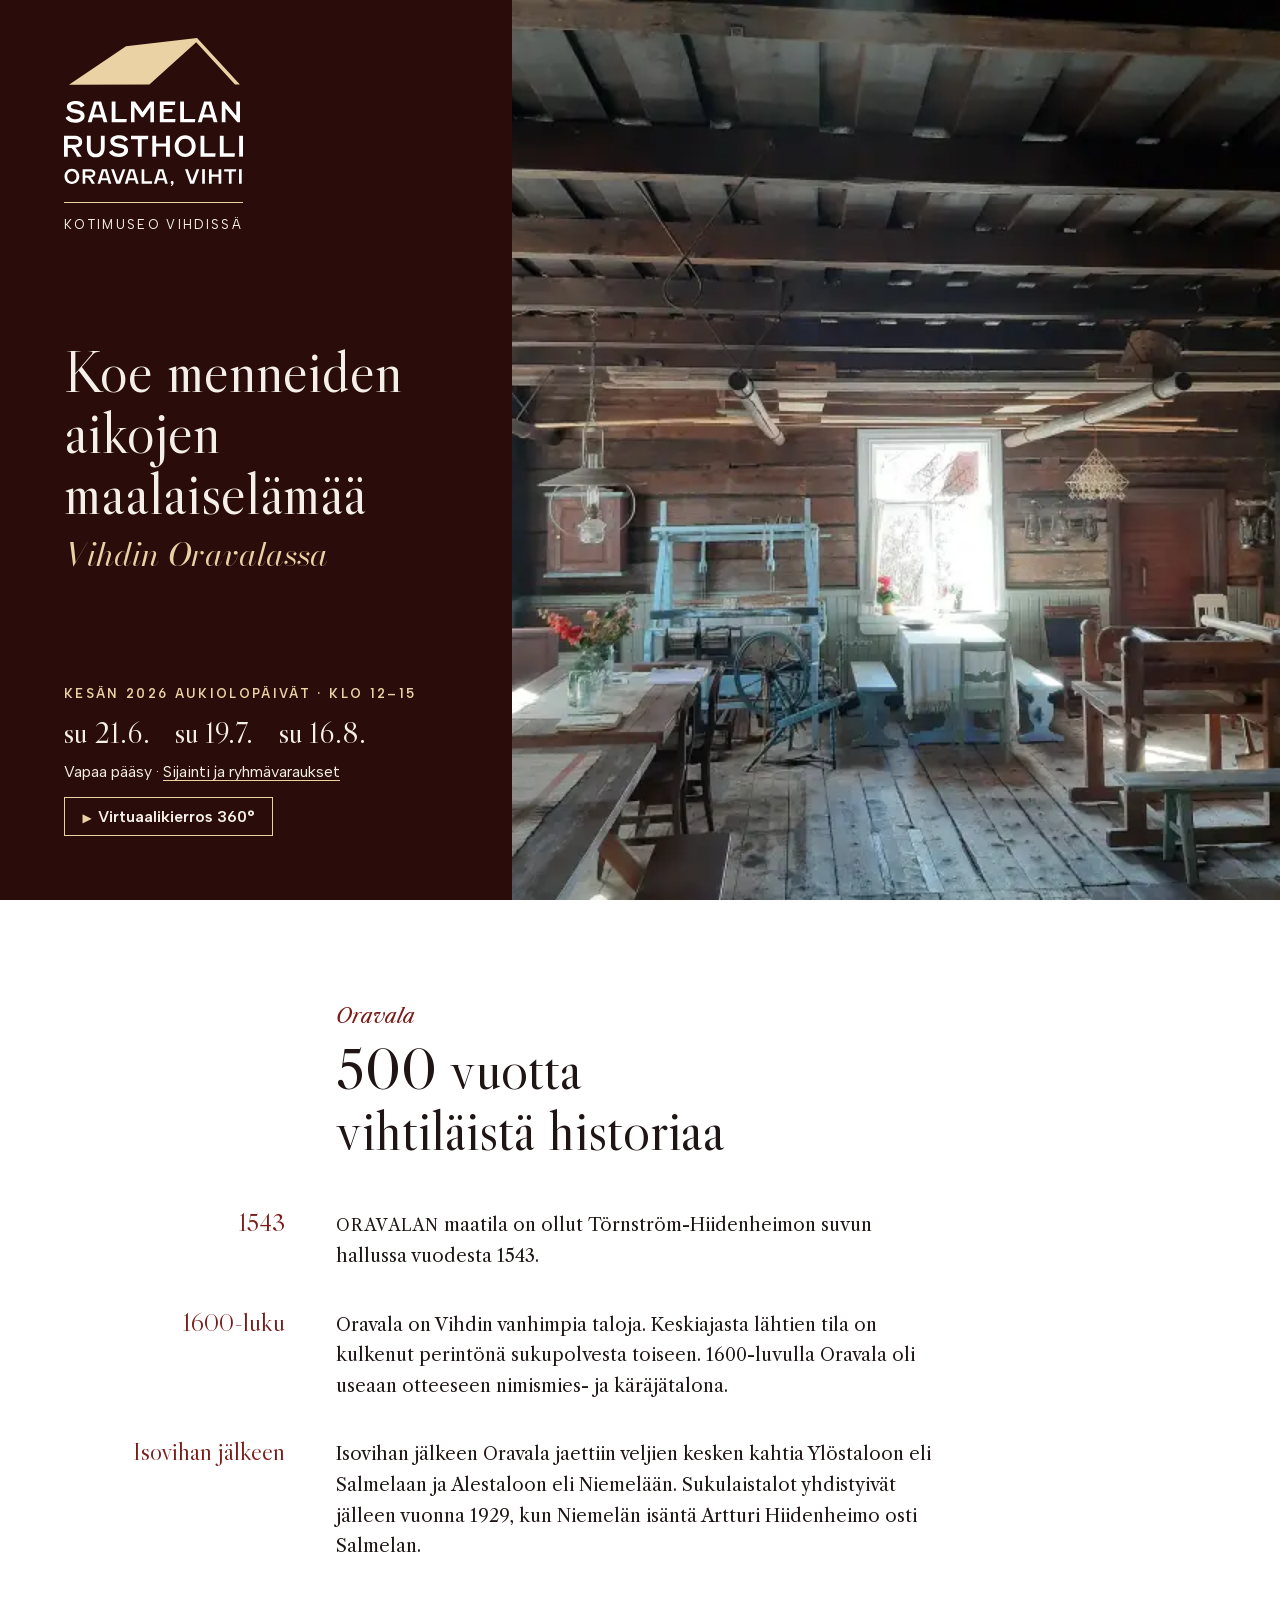
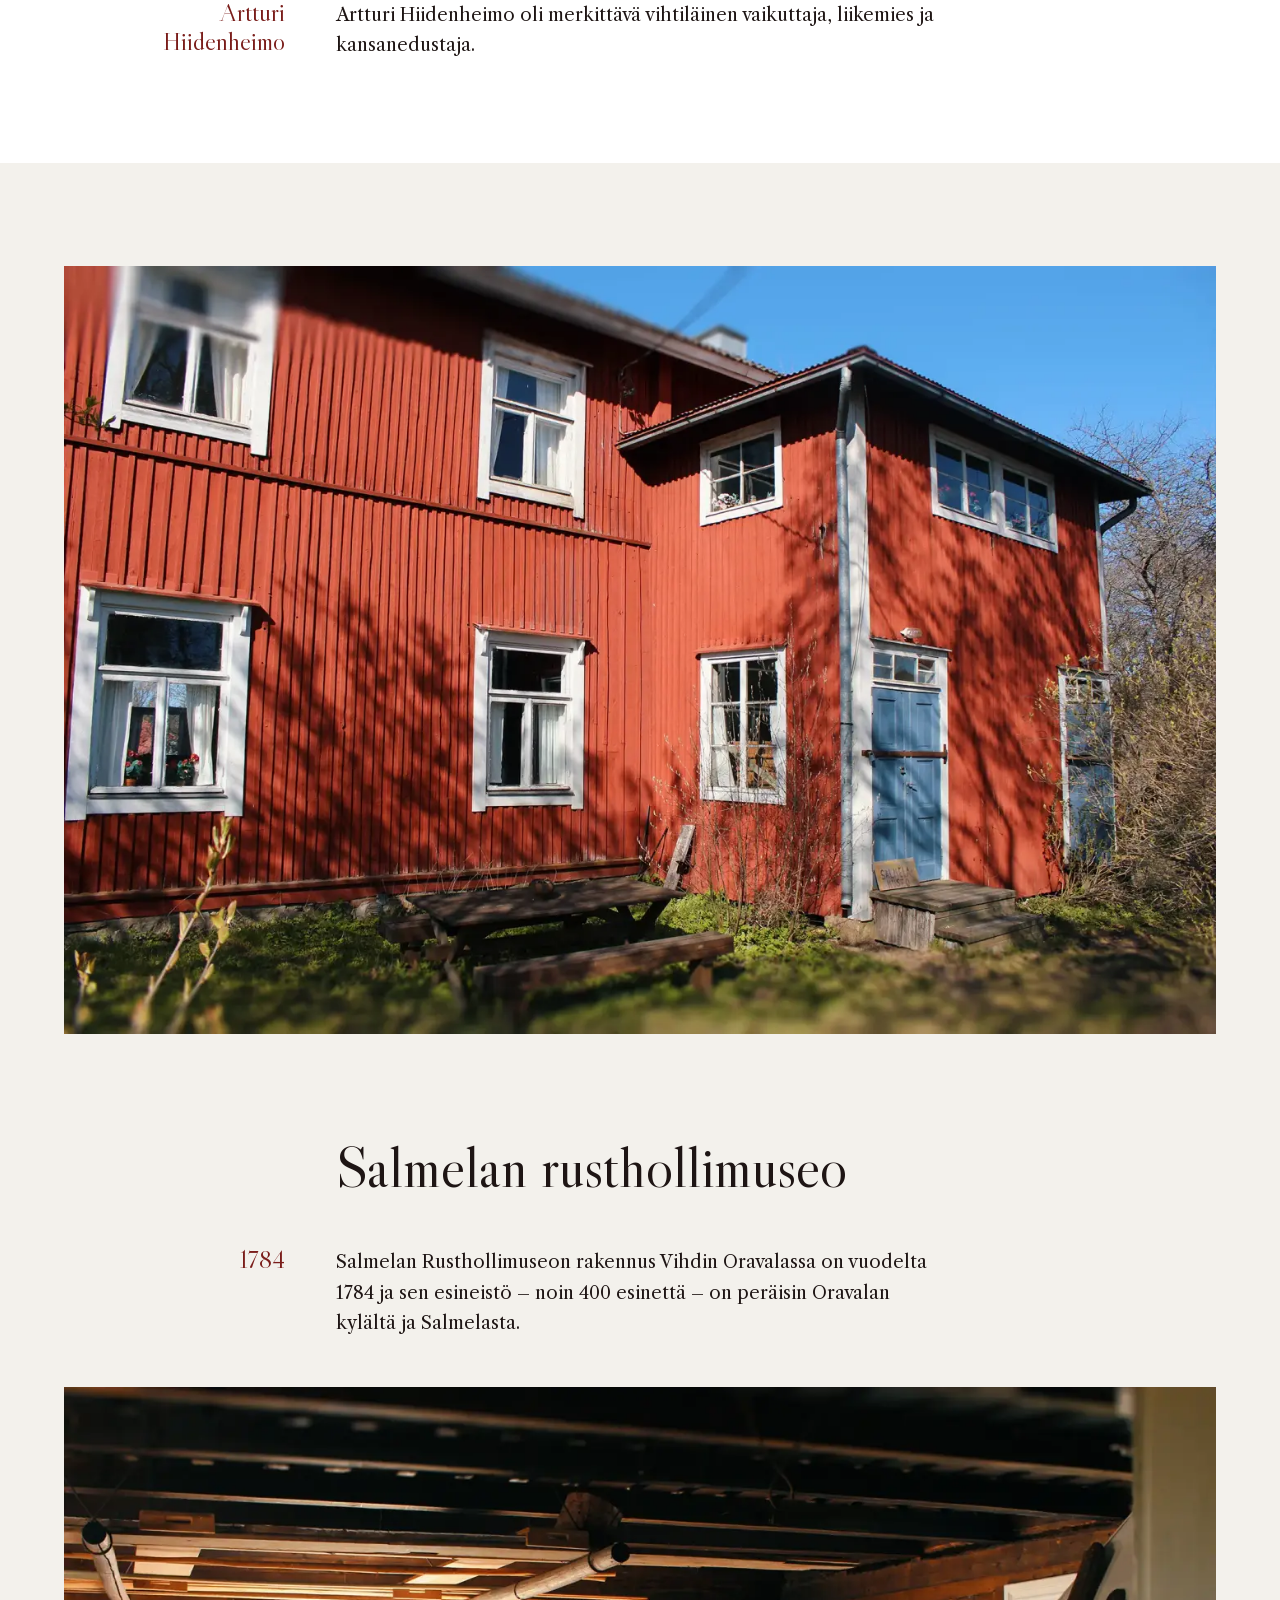
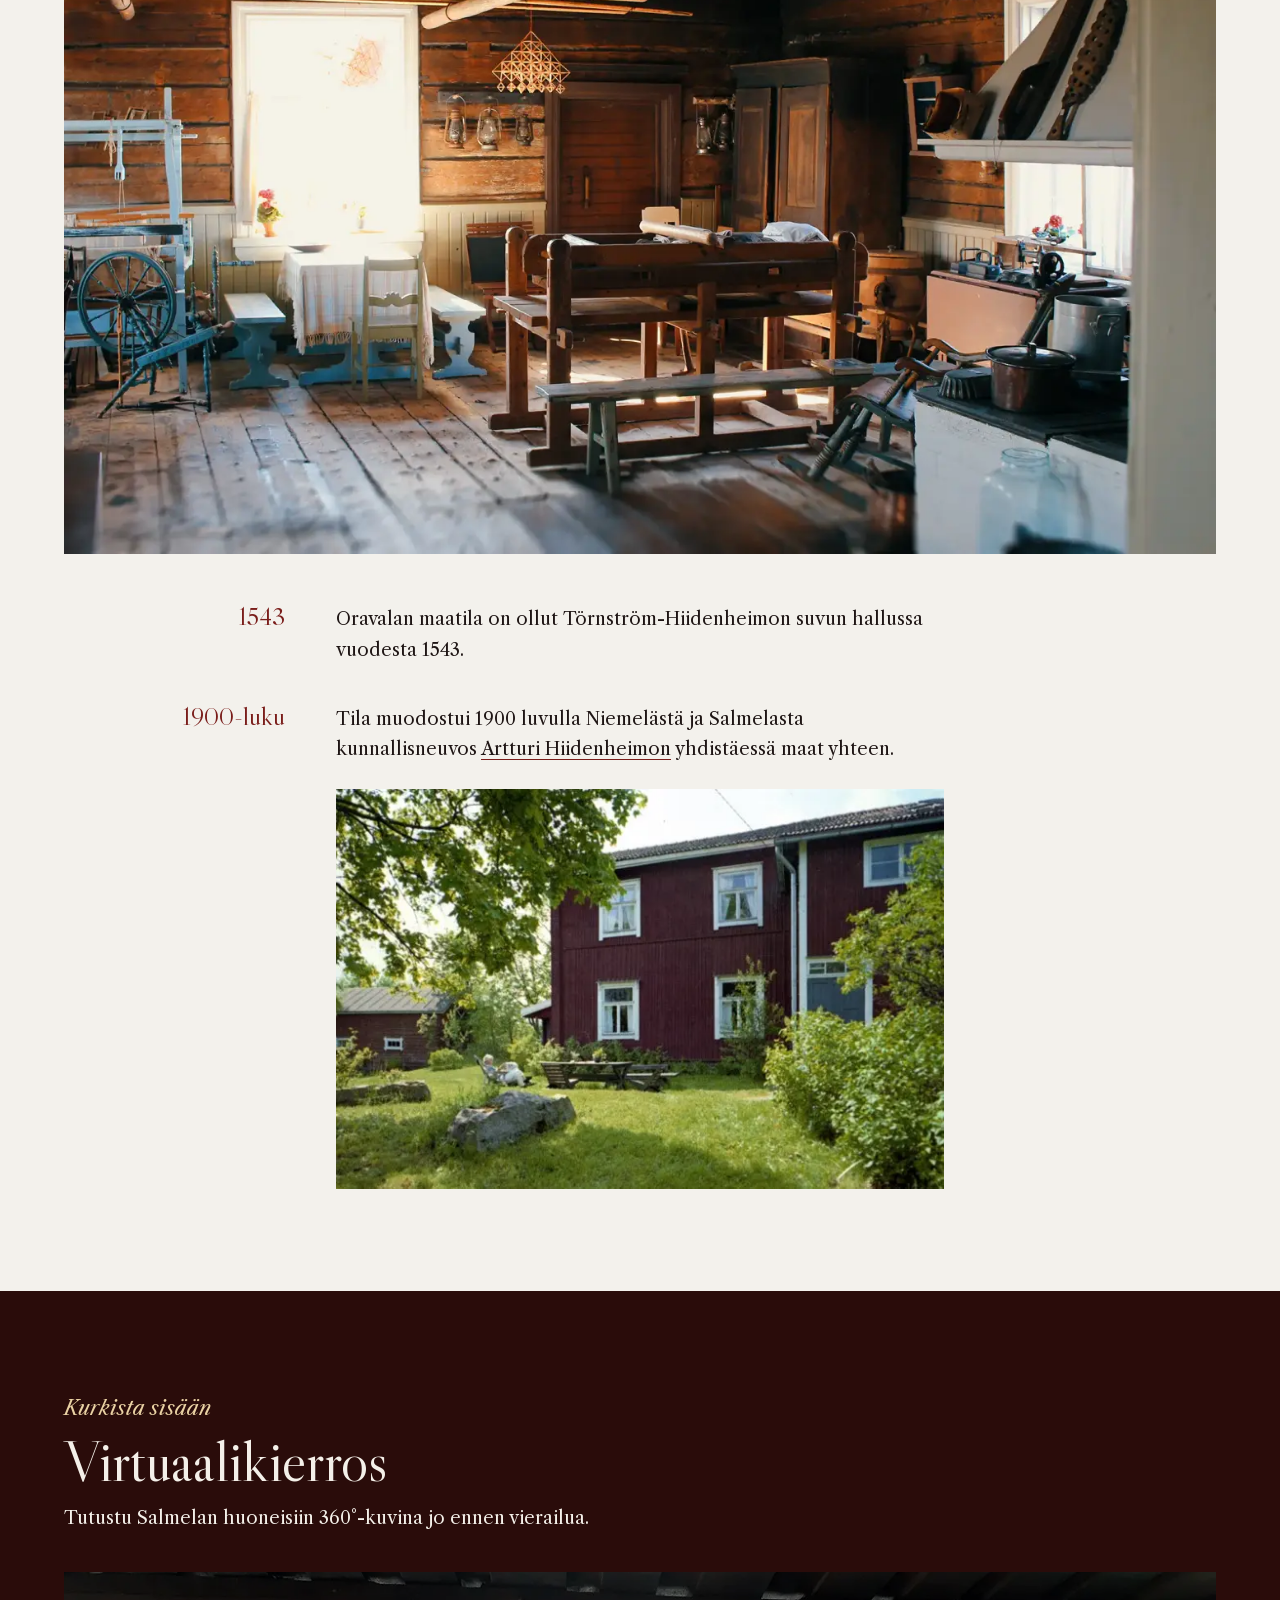
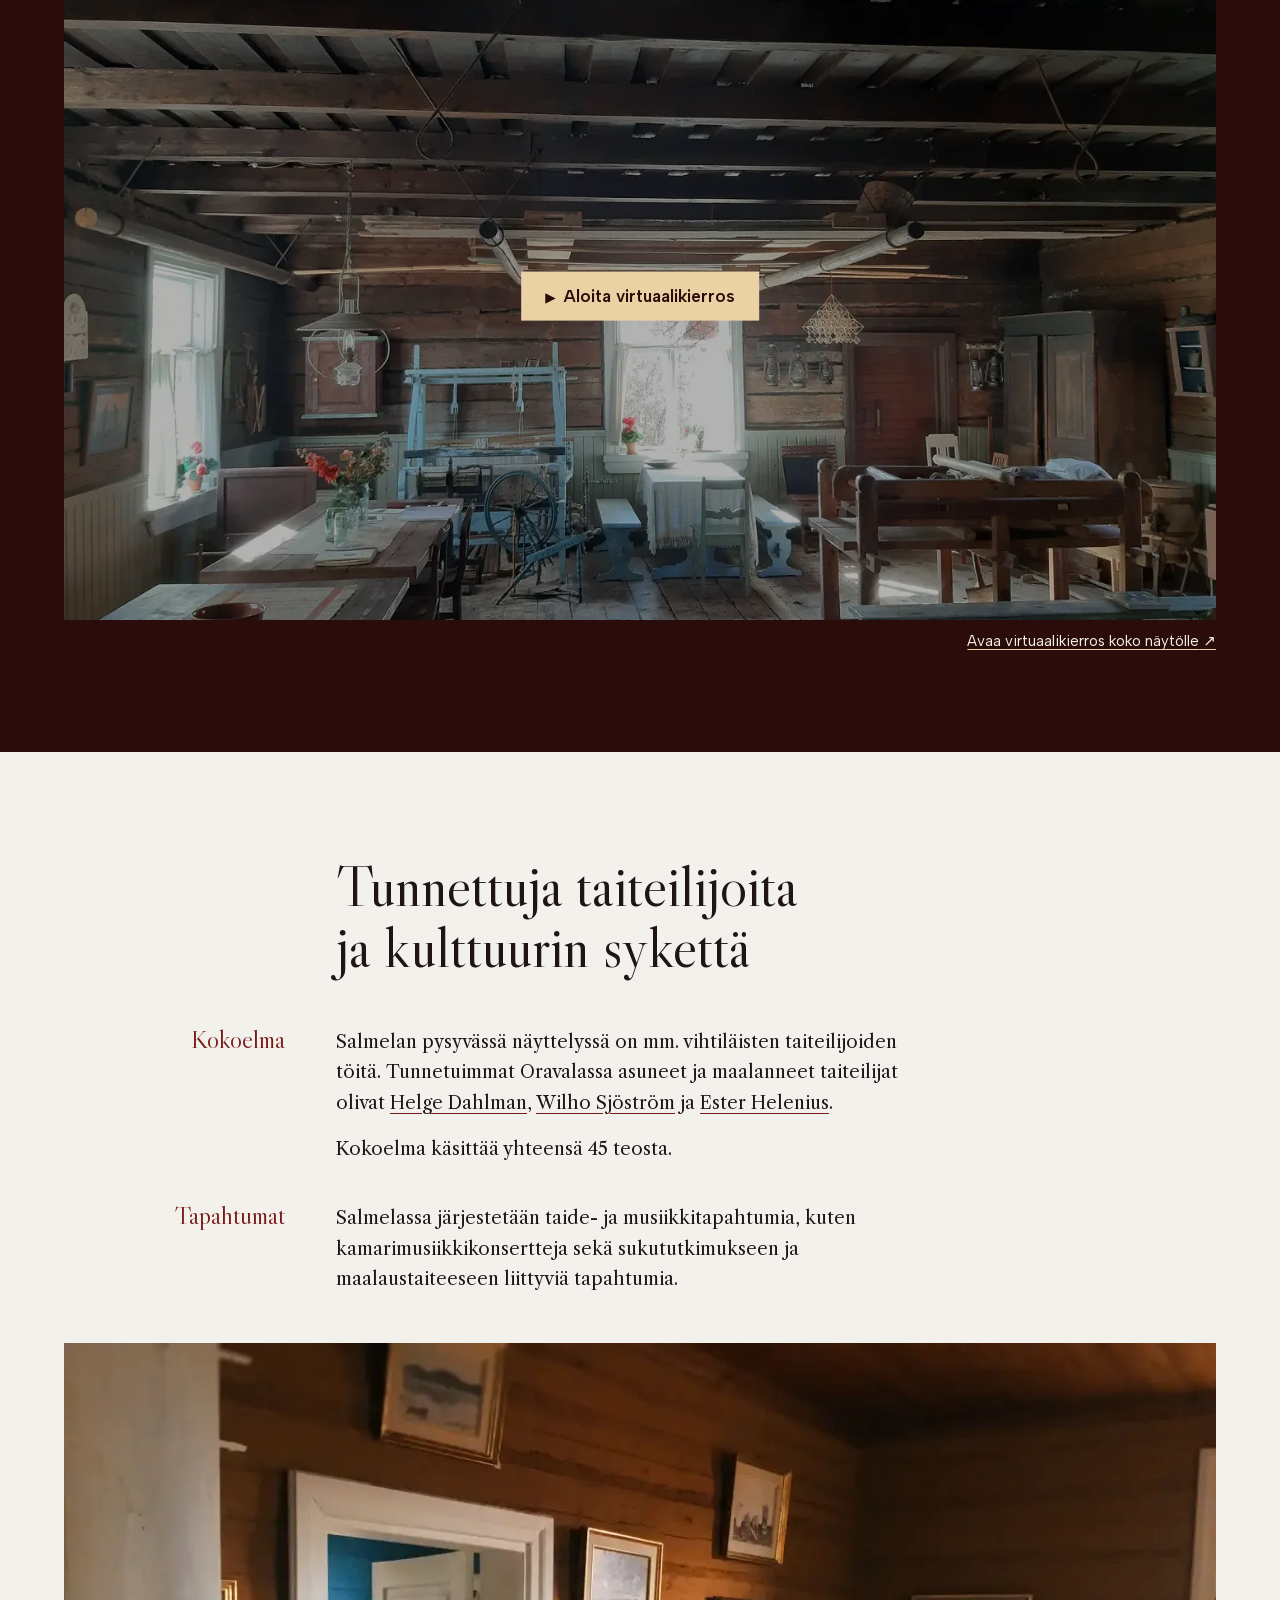
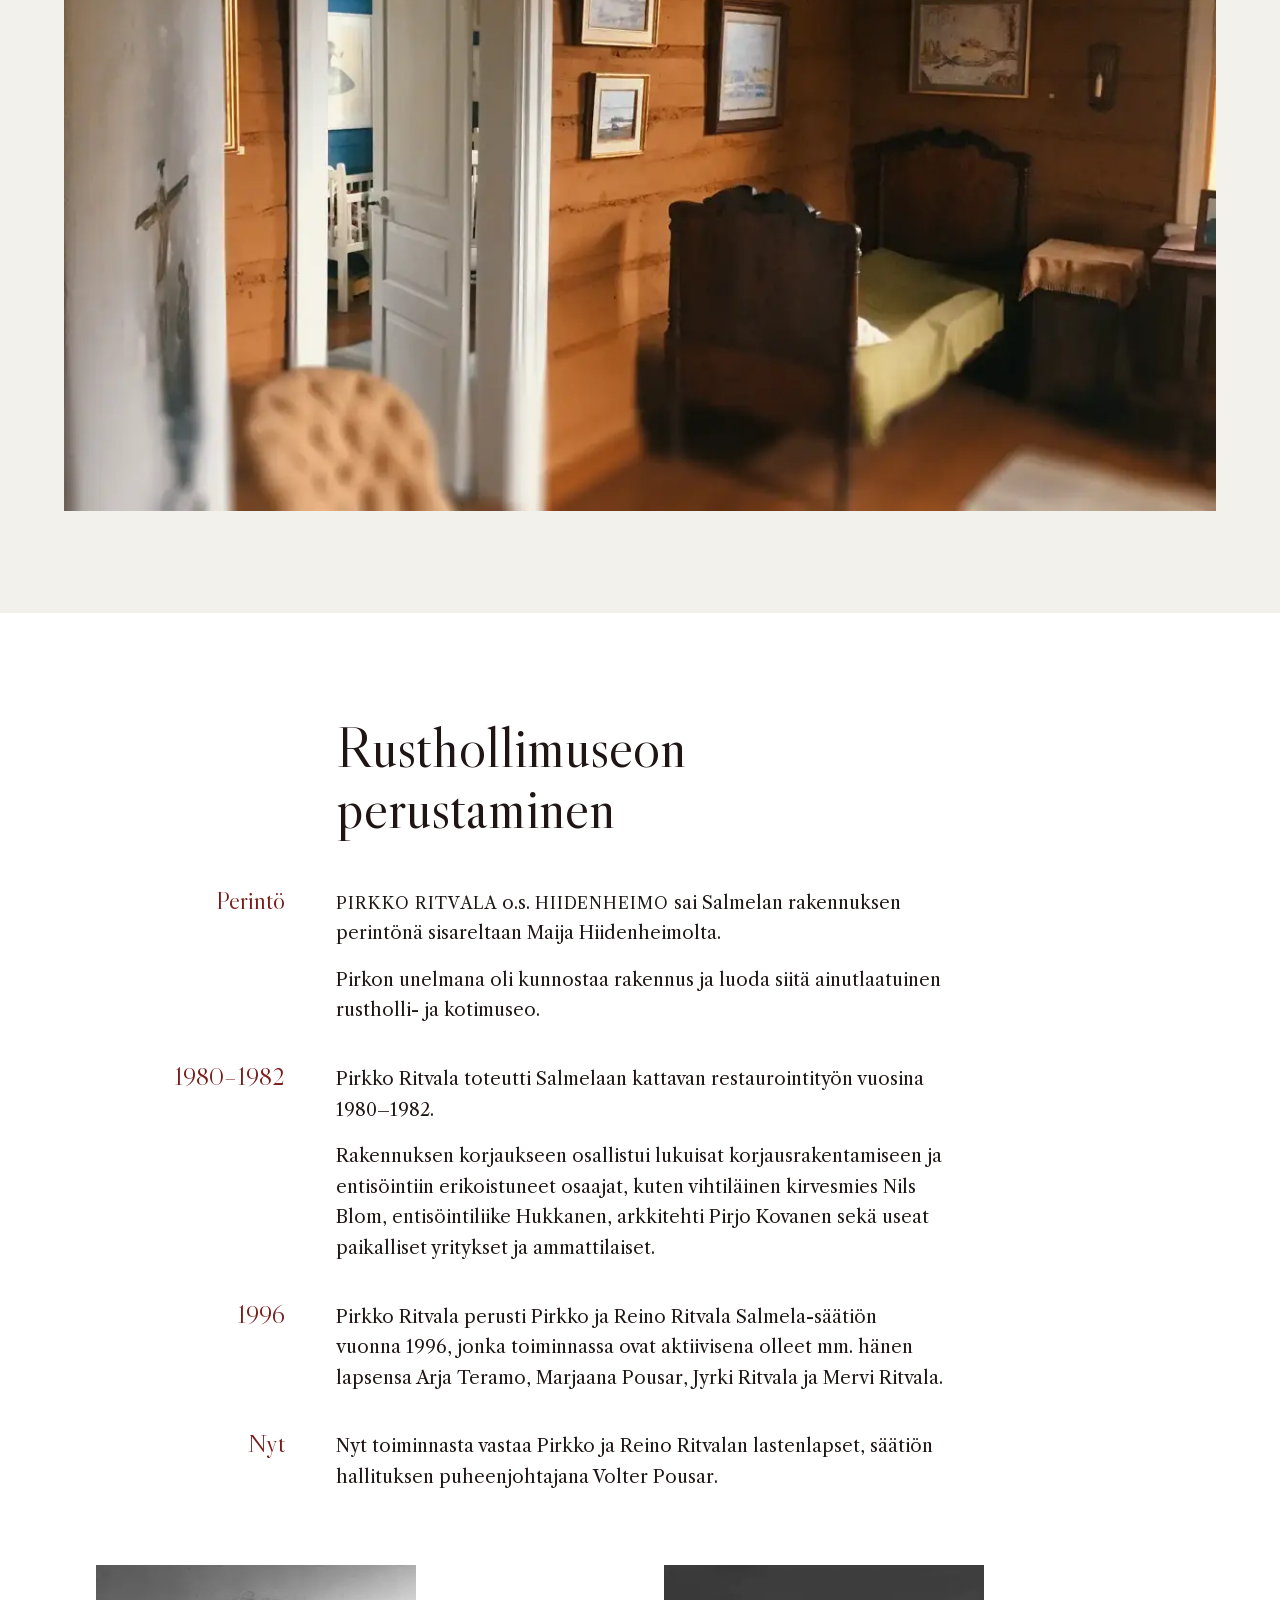
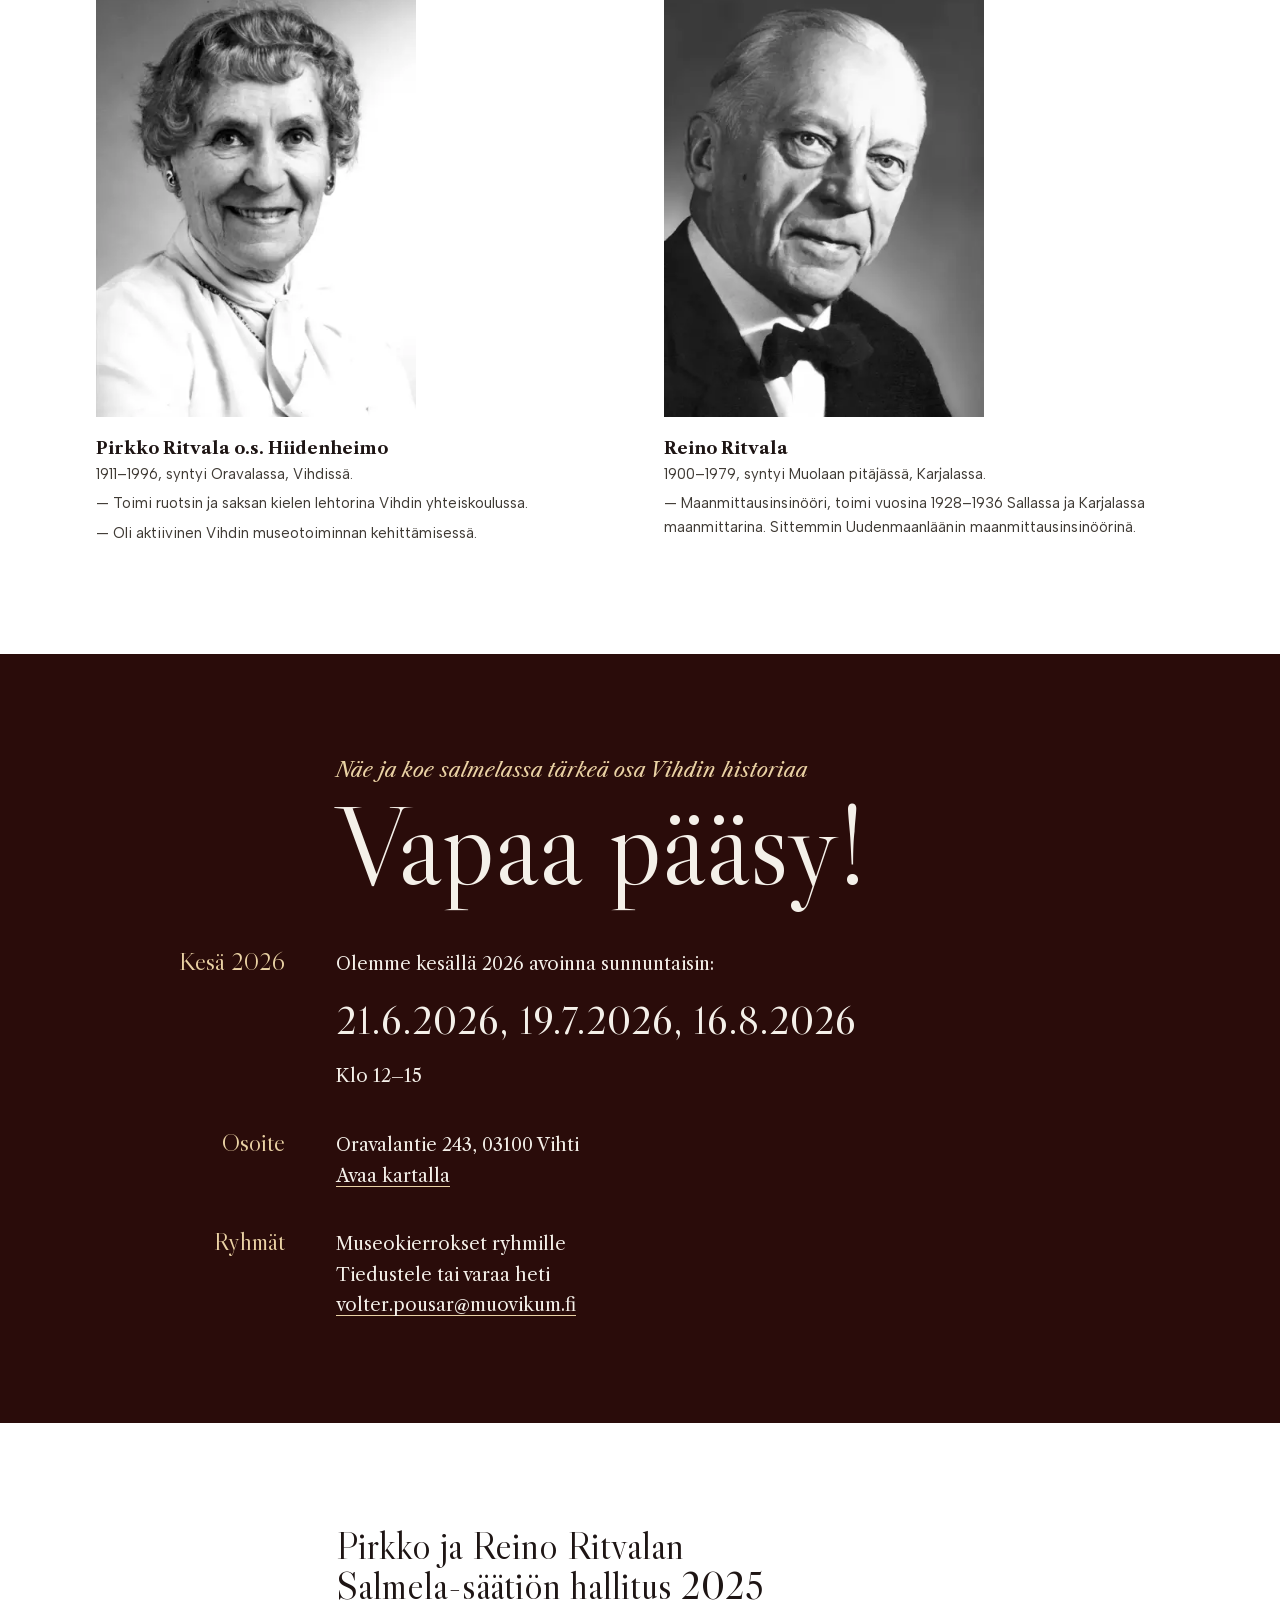
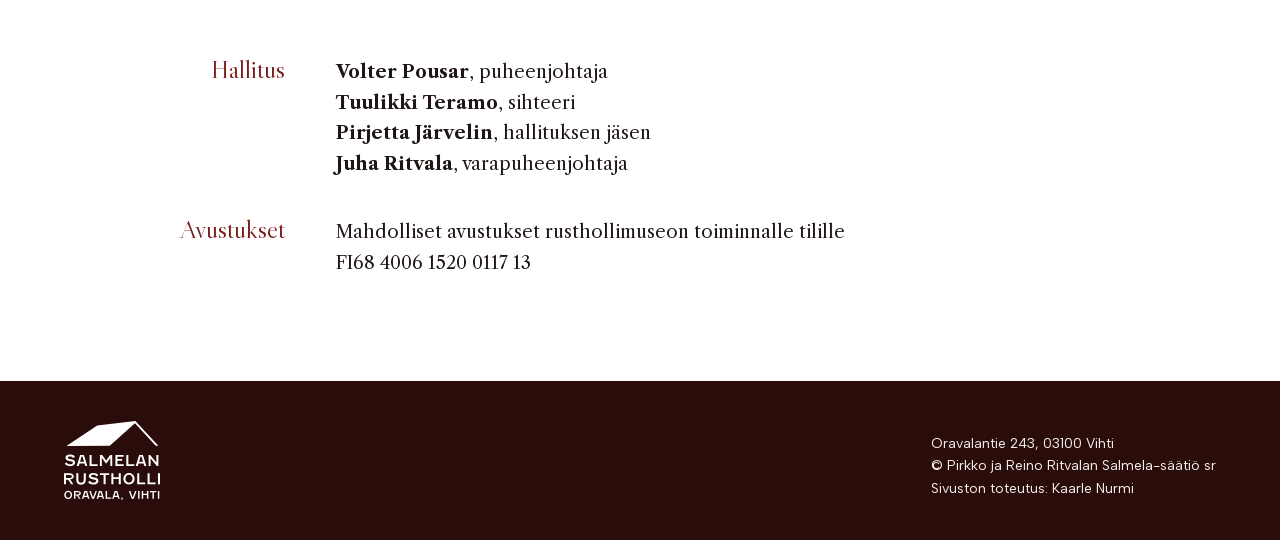
<file: index.html>
<!doctype html>
<html lang="fi">
<head>
  <meta charset="utf-8">
  <meta name="viewport" content="width=device-width, initial-scale=1">
  <title>Salmelan Rustholli – Kotimuseo Vihdissä</title>
  <meta name="description" content="Salmelan rusthollimuseo Vihdin Oravalassa: vuonna 1784 rakennettu kotimuseo, noin 400 esinettä ja vihtiläisten taiteilijoiden töitä. Vapaa pääsy.">
  <meta name="theme-color" content="#2a0c0a">
  <meta property="og:type" content="website">
  <meta property="og:locale" content="fi_FI">
  <meta property="og:title" content="Salmelan Rustholli – Kotimuseo Vihdissä">
  <meta property="og:description" content="Koe menneiden aikojen maalaiselämää Vihdin Oravalassa. Vapaa pääsy.">
  <meta property="og:url" content="https://www.vihdinsalmelamuseo.fi/">
  <meta property="og:image" content="https://www.vihdinsalmelamuseo.fi/img/social-preview.jpg">
  <link rel="icon" href="favicon.svg" type="image/svg+xml">
  <link rel="preload" href="fonts/caslon-display.woff2" as="font" type="font/woff2" crossorigin>
  <link rel="preload" href="fonts/caslon-text.woff2" as="font" type="font/woff2" crossorigin>
  <link rel="stylesheet" href="style.css">
</head>
<body>
  <a class="skip-link" href="#sisalto">Siirry sisältöön</a>

  <header class="hero">
    <div class="hero-text">
      <div class="brand">
        <a href="./"><img src="img/logo-hero.svg" alt="Salmelan Rustholli, Oravala, Vihti – etusivu" width="200" height="165"></a>
        <p>Kotimuseo Vihdissä</p>
      </div>
      <h1>Koe menneiden aikojen maalaiselämää <em>Vihdin Oravalassa</em></h1>
      <div class="hero-visit">
        <p class="label">Kesän 2026 aukiolopäivät · <span class="nowrap">klo 12–15</span></p>
        <p class="hero-dates"><time datetime="2026-06-21">su 21.6.</time> <time datetime="2026-07-19">su 19.7.</time> <time datetime="2026-08-16">su 16.8.</time></p>
        <p>Vapaa pääsy · <a href="#vierailu">Sijainti ja ryhmävaraukset</a></p>
        <p><a class="tour-link" href="#virtuaalikierros">Virtuaalikierros 360°</a></p>
      </div>
    </div>
    <div class="hero-photo"><img src="img/hero-1400.webp" srcset="img/hero-800.webp 800w, img/hero-1400.webp 1400w, img/hero-2000.webp 2000w" sizes="(min-width: 60rem) 62vw, 100vw" alt="Salmelan tupa: hirsiseinät, kangaspuut, rukki ja pitkät pöydät" width="2000" height="1500" fetchpriority="high"></div>
  </header>

  <main id="sisalto">
    <section aria-labelledby="historia">
      <div class="chapter">
        <p class="kicker">Oravala</p>
        <h2 id="historia">500 vuotta vihtiläistä historiaa</h2>
        <dl class="marks">
          <dt>1543</dt>
          <dd><span class="caps">ORAVALAN</span> maatila on ollut Törnström-Hiidenheimon suvun hallussa vuodesta 1543.</dd>
          <dt>1600-luku</dt>
          <dd>Oravala on Vihdin vanhimpia taloja. Keskiajasta lähtien tila on kulkenut perintönä sukupolvesta toiseen. 1600-luvulla Oravala oli useaan otteeseen nimismies- ja käräjätalona.</dd>
          <dt>Isovihan jälkeen</dt>
          <dd>Isovihan jälkeen Oravala jaettiin veljien kesken kahtia Ylöstaloon eli Salmelaan ja Alestaloon eli Niemelään. Sukulaistalot yhdistyivät jälleen vuonna 1929, kun Niemelän isäntä Artturi Hiidenheimo osti Salmelan.</dd>
          <dt>Artturi Hiidenheimo</dt>
          <dd>Artturi Hiidenheimo oli merkittävä vihtiläinen vaikuttaja, liikemies ja kansanedustaja.</dd>
        </dl>
      </div>
    </section>

    <section aria-labelledby="museo">
      <figure class="building"><a class="zoom" href="img/ulkoa-1920.webp"><img src="img/ulkoa-1400.webp" srcset="img/ulkoa-800.webp 800w, img/ulkoa-1400.webp 1400w, img/ulkoa-1920.webp 1920w" sizes="100vw" alt="Salmelan punainen päärakennus ja sininen ulko-ovi keväällä" width="1920" height="1280" loading="lazy"><span class="visually-hidden"> (suurenna kuva)</span></a></figure>
      <div class="chapter">
        <h2 id="museo">Salmelan rusthollimuseo</h2>
        <dl class="marks">
          <dt>1784</dt>
          <dd>Salmelan Rusthollimuseon rakennus Vihdin Oravalassa on vuodelta 1784 ja sen esineistö – noin 400 esinettä – on peräisin Oravalan kylältä ja Salmelasta.</dd>
        </dl>
      </div>
      <figure class="wide"><a class="zoom" href="img/tupa-1920.webp"><img src="img/tupa-1400.webp" srcset="img/tupa-800.webp 800w, img/tupa-1400.webp 1400w, img/tupa-1920.webp 1920w" sizes="(min-width: 1200px) 1200px, 100vw" alt="Salmelan tupa auringonvalossa: rukki, kangaspuut, pöydät ja hella" width="1920" height="1280" loading="lazy"><span class="visually-hidden"> (suurenna kuva)</span></a></figure>
      <div class="chapter">
        <dl class="marks">
          <dt>1543</dt>
          <dd>Oravalan maatila on ollut Törnström-Hiidenheimon suvun hallussa vuodesta 1543.</dd>
          <dt>1900-luku</dt>
          <dd>
            <p>Tila muodostui 1900 luvulla Niemelästä ja Salmelasta kunnallisneuvos <a href="https://fi.wikipedia.org/wiki/Artturi_Hiidenheimo">Artturi Hiidenheimon</a> yhdistäessä maat yhteen.</p>
            <figure class="inline-figure"><a class="zoom" href="img/piha-623.webp"><img src="img/piha-623.webp" alt="Salmelan päärakennus ja nurmipiha kesällä" width="623" height="410" loading="lazy"><span class="visually-hidden"> (suurenna kuva)</span></a></figure>
          </dd>
        </dl>
      </div>
    </section>

    <section id="virtuaalikierros" class="tour" aria-labelledby="kierros-otsikko">
      <div class="chapter">
        <p class="kicker">Kurkista sisään</p>
        <h2 id="kierros-otsikko">Virtuaalikierros</h2>
        <p>Tutustu Salmelan huoneisiin <span class="nowrap">360°-kuvina</span> jo ennen vierailua.</p>
      </div>
      <div class="tour-wide">
        <div class="tour-frame">
          <a class="tour-start" href="https://kuula.co/share/collection/7Jwl7?logo=0&amp;info=0&amp;fs=1&amp;vr=1&amp;zoom=1&amp;sd=1&amp;initload=0&amp;thumbs=1" data-embed="https://kuula.co/share/collection/7Jwl7?logo=0&amp;info=0&amp;fs=1&amp;vr=1&amp;zoom=1&amp;sd=1&amp;initload=1&amp;thumbs=1" target="_blank" rel="noopener">
            <img src="img/hero-1400.webp" srcset="img/hero-800.webp 800w, img/hero-1400.webp 1400w, img/hero-2000.webp 2000w" sizes="(min-width: 1200px) 1200px, 100vw" alt="" width="2000" height="1500" loading="lazy">
            <span class="tour-button">Aloita virtuaalikierros<span class="visually-hidden new-tab"> (avautuu uuteen välilehteen)</span></span>
          </a>
        </div>
        <p class="tour-alt"><a href="https://kuula.co/share/collection/7Jwl7?logo=0&amp;info=0&amp;fs=1&amp;vr=1&amp;zoom=1&amp;sd=1&amp;initload=0&amp;thumbs=1" target="_blank" rel="noopener">Avaa virtuaalikierros koko näytölle<span class="visually-hidden new-tab"> (avautuu uuteen välilehteen)</span></a></p>
      </div>
    </section>

    <section aria-labelledby="taide">
      <div class="chapter">
          <h2 id="taide">Tunnettuja taiteilijoita ja kulttuurin sykettä</h2>
          <dl class="marks">
            <dt>Kokoelma</dt>
            <dd>
              <p>Salmelan pysyvässä näyttelyssä on mm. vihtiläisten taiteilijoiden töitä. Tunnetuimmat Oravalassa asuneet ja maalanneet taiteilijat olivat <a href="https://fi.wikipedia.org/wiki/Helge_Dahlman">Helge Dahlman</a>, <a href="https://fi.wikipedia.org/wiki/Wilho_Sj%C3%B6str%C3%B6m">Wilho Sjöström</a> ja <a href="https://fi.wikipedia.org/wiki/Ester_Helenius">Ester Helenius</a>.</p>
              <p>Kokoelma käsittää yhteensä 45 teosta.</p>
            </dd>
            <dt>Tapahtumat</dt>
            <dd>Salmelassa järjestetään taide- ja musiikkitapahtumia, kuten kamarimusiikkikonsertteja sekä sukututkimukseen ja maalaustaiteeseen liittyviä tapahtumia.</dd>
          </dl>
      </div>
      <figure class="wide"><a class="zoom" href="img/maalauksia-1920.webp"><img src="img/maalauksia-1200.webp" srcset="img/maalauksia-800.webp 800w, img/maalauksia-1200.webp 1200w, img/maalauksia-1920.webp 1920w" sizes="(min-width: 1200px) 1200px, 100vw" alt="Museon huone, jonka hirsiseinillä on maalauksia" width="1920" height="1280" loading="lazy"><span class="visually-hidden"> (suurenna kuva)</span></a></figure>
    </section>

    <section aria-labelledby="perustaminen">
      <div class="chapter">
        <h2 id="perustaminen">Rusthollimuseon perustaminen</h2>
        <dl class="marks">
          <dt>Perintö</dt>
          <dd>
            <p><span class="caps">PIRKKO RITVALA</span> o.s. <span class="caps">HIIDENHEIMO</span> sai Salmelan rakennuksen perintönä sisareltaan Maija Hiidenheimolta.</p>
            <p>Pirkon unelmana oli kunnostaa rakennus ja luoda siitä ainutlaatuinen rustholli- ja kotimuseo.</p>
          </dd>
          <dt>1980–1982</dt>
          <dd>
            <p>Pirkko Ritvala toteutti Salmelaan kattavan restaurointityön vuosina 1980–1982.</p>
            <p>Rakennuksen korjaukseen osallistui lukuisat korjausrakentamiseen ja entisöintiin erikoistuneet osaajat, kuten vihtiläinen kirvesmies Nils Blom, entisöintiliike Hukkanen, arkkitehti Pirjo Kovanen sekä useat paikalliset yritykset ja ammattilaiset.</p>
          </dd>
          <dt>1996</dt>
          <dd>Pirkko Ritvala perusti Pirkko ja Reino Ritvala Salmela-säätiön vuonna 1996, jonka toiminnassa ovat aktiivisena olleet mm. hänen lapsensa Arja Teramo, Marjaana Pousar, Jyrki Ritvala ja Mervi Ritvala.</dd>
          <dt>Nyt</dt>
          <dd>Nyt toiminnasta vastaa Pirkko ja Reino Ritvalan lastenlapset, säätiön hallituksen puheenjohtajana Volter Pousar.</dd>
        </dl>
        <div class="portraits">
          <figure>
            <a class="zoom" href="img/pirkko-ritvala-750.webp"><img src="img/pirkko-ritvala-400.webp" srcset="img/pirkko-ritvala-400.webp 400w, img/pirkko-ritvala-750.webp 750w" sizes="20rem" alt="Mustavalkoinen muotokuva Pirkko Ritvalasta" width="750" height="1060" loading="lazy"><span class="visually-hidden"> (suurenna kuva)</span></a>
            <figcaption>
              <p><strong>Pirkko Ritvala o.s. Hiidenheimo</strong> 1911–1996, syntyi Oravalassa, Vihdissä.</p>
              <p>— Toimi ruotsin ja saksan kielen lehtorina Vihdin yhteiskoulussa.</p>
              <p>— Oli aktiivinen Vihdin museotoiminnan kehittämisessä.</p>
            </figcaption>
          </figure>
          <figure>
            <a class="zoom" href="img/reino-ritvala-750.webp"><img src="img/reino-ritvala-400.webp" srcset="img/reino-ritvala-400.webp 400w, img/reino-ritvala-750.webp 750w" sizes="20rem" alt="Mustavalkoinen muotokuva Reino Ritvalasta" width="750" height="1060" loading="lazy"><span class="visually-hidden"> (suurenna kuva)</span></a>
            <figcaption>
              <p><strong>Reino Ritvala</strong> 1900–1979, syntyi Muolaan pitäjässä, Karjalassa.</p>
              <p>— Maanmittausinsinööri, toimi vuosina 1928–1936 Sallassa ja Karjalassa maanmittarina. Sittemmin Uudenmaanläänin maanmittausinsinöörinä.</p>
            </figcaption>
          </figure>
        </div>
      </div>
    </section>

    <section id="vierailu" class="visit" aria-labelledby="vierailu-otsikko">
      <div class="chapter">
        <p class="kicker">Näe ja koe salmelassa tärkeä osa Vihdin historiaa</p>
        <h2 id="vierailu-otsikko">Vapaa pääsy!</h2>
        <dl class="marks">
          <dt>Kesä 2026</dt>
          <dd>
            <p>Olemme kesällä 2026 avoinna sunnuntaisin:</p>
            <p class="date-line"><time datetime="2026-06-21">21.6.2026</time>, <time datetime="2026-07-19">19.7.2026</time>, <time datetime="2026-08-16">16.8.2026</time></p>
            <p>Klo 12–15</p>
          </dd>
          <dt>Osoite</dt>
          <dd>Oravalantie 243, 03100 Vihti<br><a href="https://www.google.com/maps/search/?api=1&amp;query=60.3927196,24.2822659" target="_blank" rel="noopener">Avaa kartalla<span class="visually-hidden"> (avautuu uuteen välilehteen)</span></a></dd>
          <dt>Ryhmät</dt>
          <dd>
            <p>Museokierrokset ryhmille<br>Tiedustele tai varaa heti<br><a href="mailto:volter.pousar@muovikum.fi">volter.pousar@muovikum.fi</a></p>
          </dd>
        </dl>
      </div>
    </section>

    <section aria-labelledby="saatio">
      <div class="chapter">
        <h2 id="saatio">Pirkko ja Reino Ritvalan <span class="nowrap">Salmela-säätiön</span> hallitus 2025</h2>
        <dl class="marks">
          <dt>Hallitus</dt>
          <dd>
            <ul class="board">
              <li><strong>Volter Pousar</strong>, puheenjohtaja</li>
              <li><strong>Tuulikki Teramo</strong>, sihteeri</li>
              <li><strong>Pirjetta Järvelin</strong>, hallituksen jäsen</li>
              <li><strong>Juha Ritvala</strong>, varapuheenjohtaja</li>
            </ul>
          </dd>
          <dt>Avustukset</dt>
          <dd>Mahdolliset avustukset rusthollimuseon toiminnalle tilille <span class="nowrap">FI68 4006 1520 0117 13</span></dd>
        </dl>
      </div>
    </section>
  </main>

  <footer class="site-footer">
    <img src="img/logo.svg" alt="Salmelan Rustholli" width="96" height="79" loading="lazy">
    <p>Oravalantie 243, 03100 Vihti<br>© Pirkko ja Reino Ritvalan Salmela-säätiö sr<br>Sivuston toteutus: Kaarle Nurmi</p>
  </footer>
  <dialog class="lightbox" aria-label="Suurennettu kuva">
    <button type="button" class="lightbox-close">Sulje</button>
    <img alt="">
  </dialog>
  <script>
    // Load the Kuula tour inline only on click (no third-party requests before that); small screens open it in a new tab
    const wide = matchMedia('(min-width: 48rem)');
    for (const a of document.querySelectorAll('.tour-start')) {
      if (wide.matches) a.querySelector('.new-tab')?.remove();
      a.addEventListener('click', e => {
        if (!wide.matches) return;
        e.preventDefault();
        const f = document.createElement('iframe');
        Object.assign(f, { src: a.dataset.embed, title: 'Salmelan Rustholli – virtuaalikierros', allowFullscreen: true });
        f.allow = 'fullscreen; xr-spatial-tracking; gyroscope; accelerometer';
        a.replaceWith(f);
        f.focus();
      });
    }

    // Click-to-enlarge: open the large image in a modal dialog; any click or Esc closes it
    const box = document.querySelector('.lightbox'), boxImg = box.querySelector('img');
    for (const z of document.querySelectorAll('.zoom')) {
      z.addEventListener('click', e => {
        e.preventDefault();
        boxImg.src = z.href;
        boxImg.alt = z.querySelector('img').alt;
        box.showModal();
      });
    }
    box.addEventListener('click', () => box.close());
  </script>
</body>
</html>
</file>
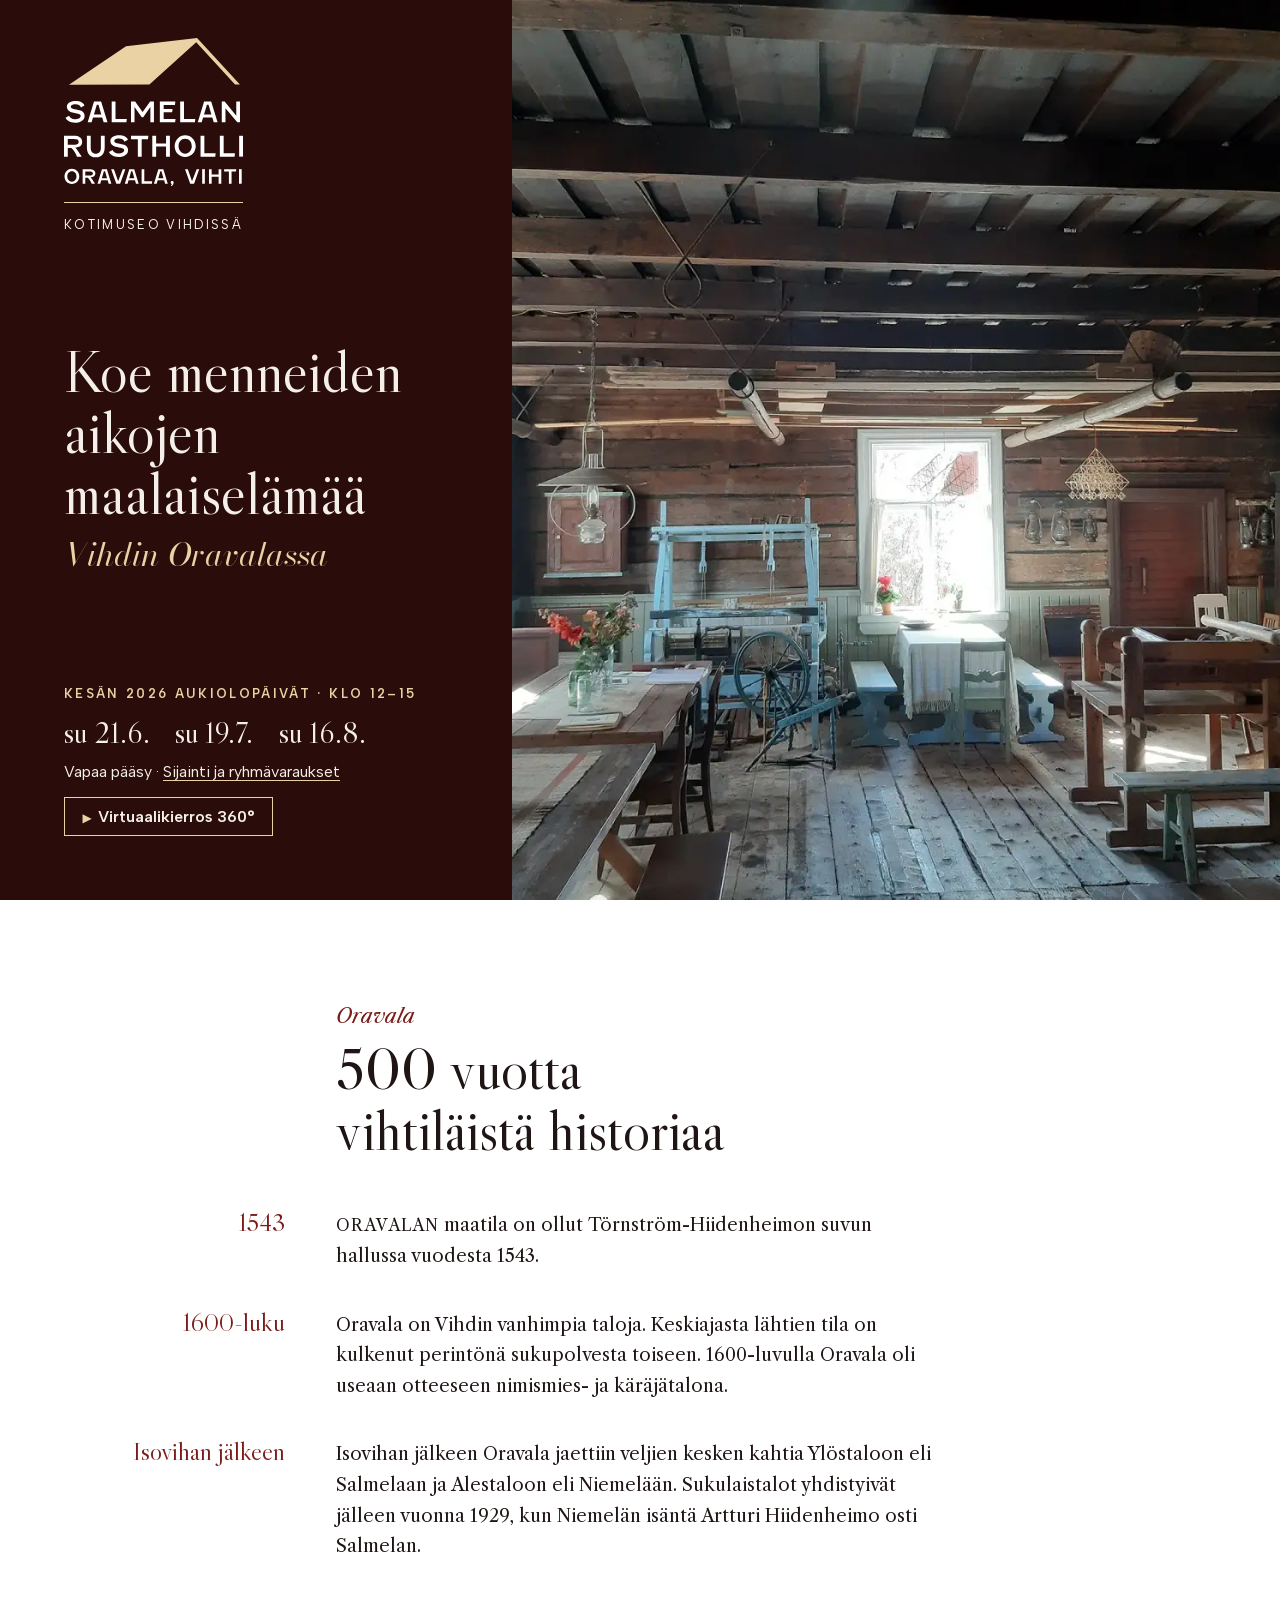
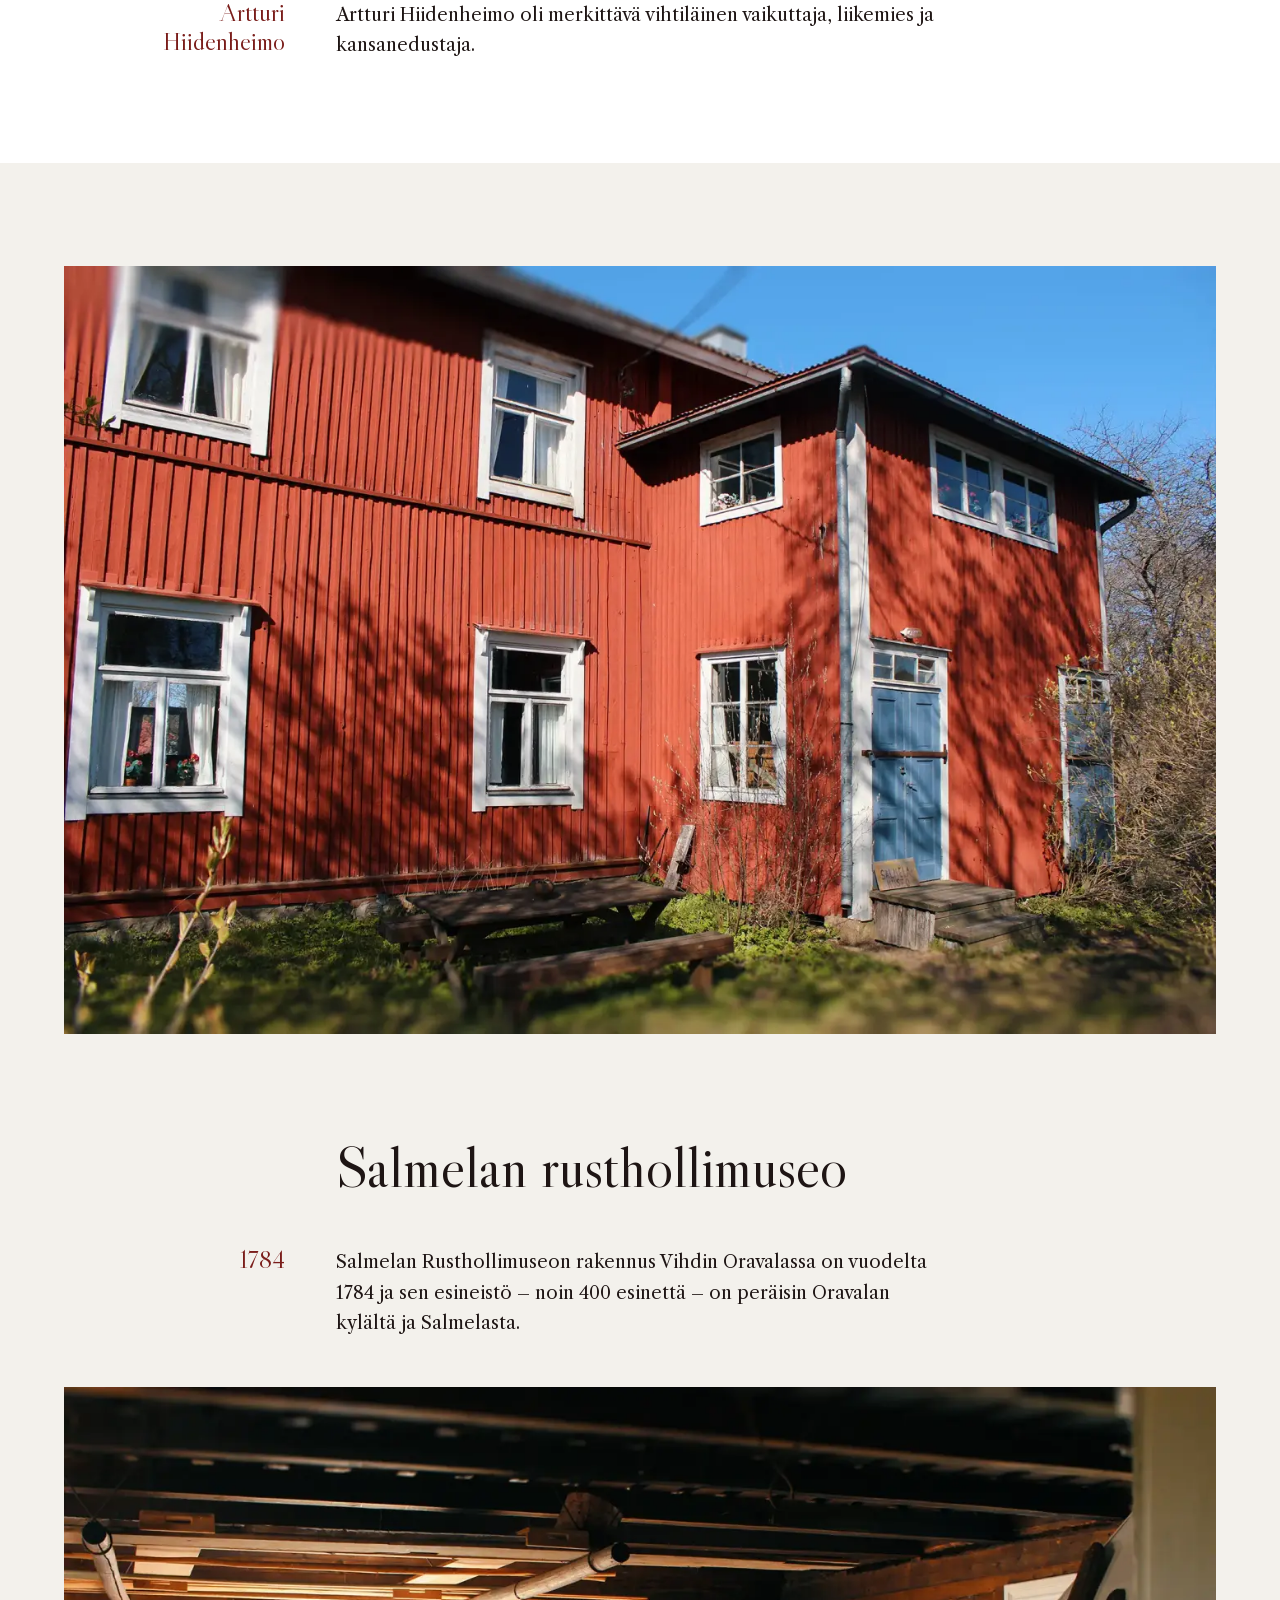
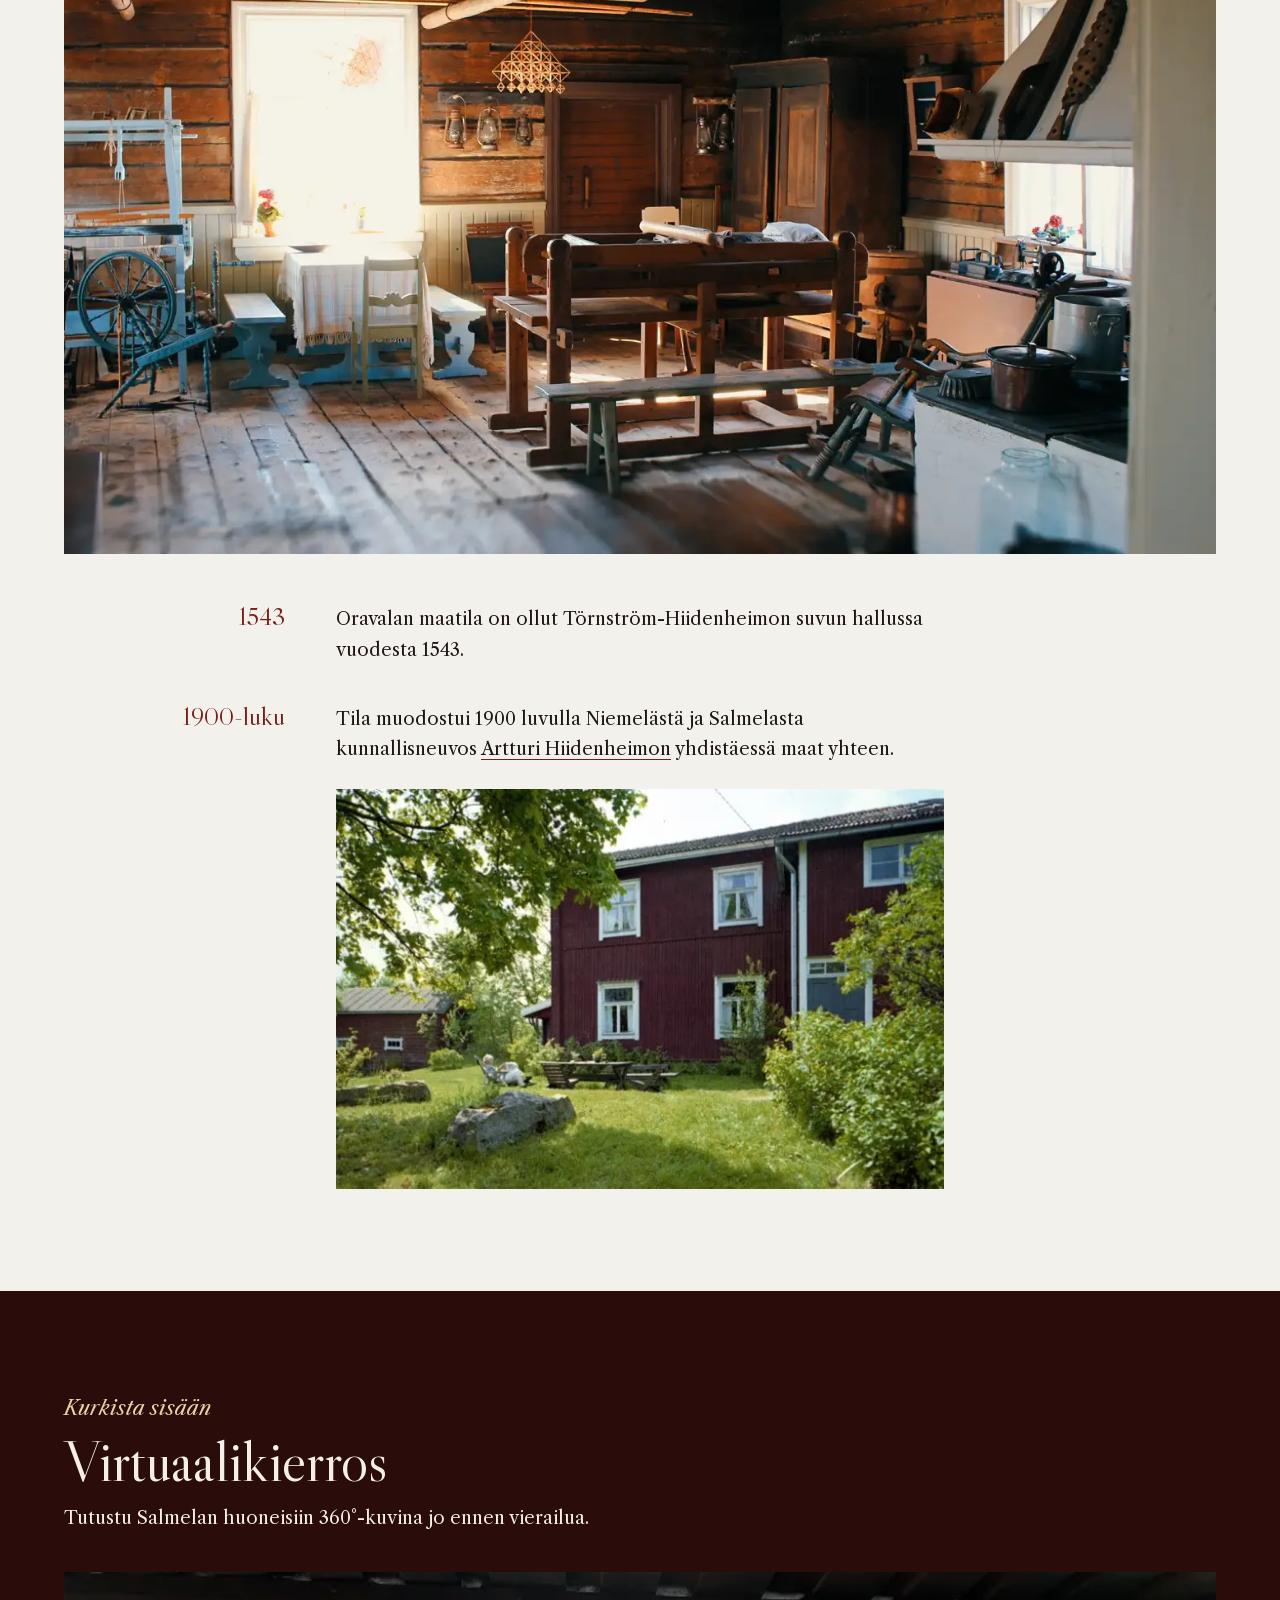
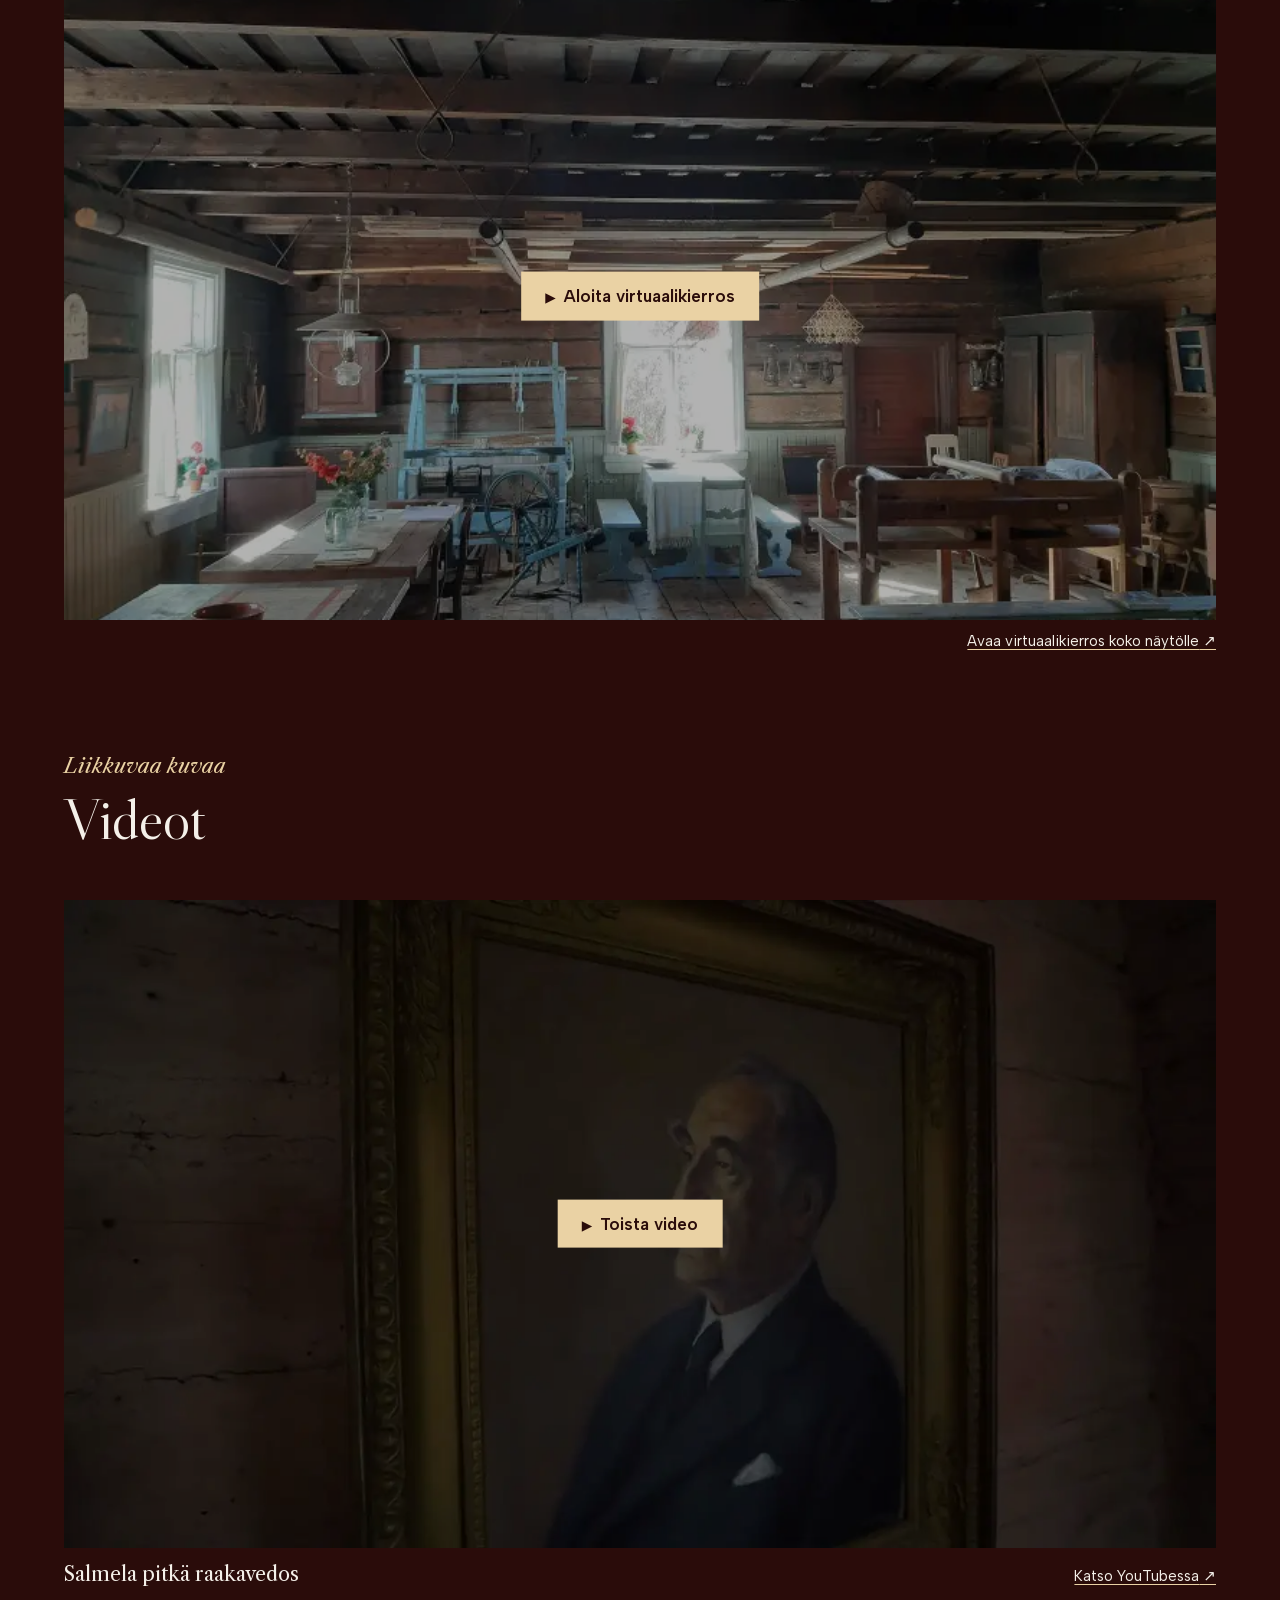
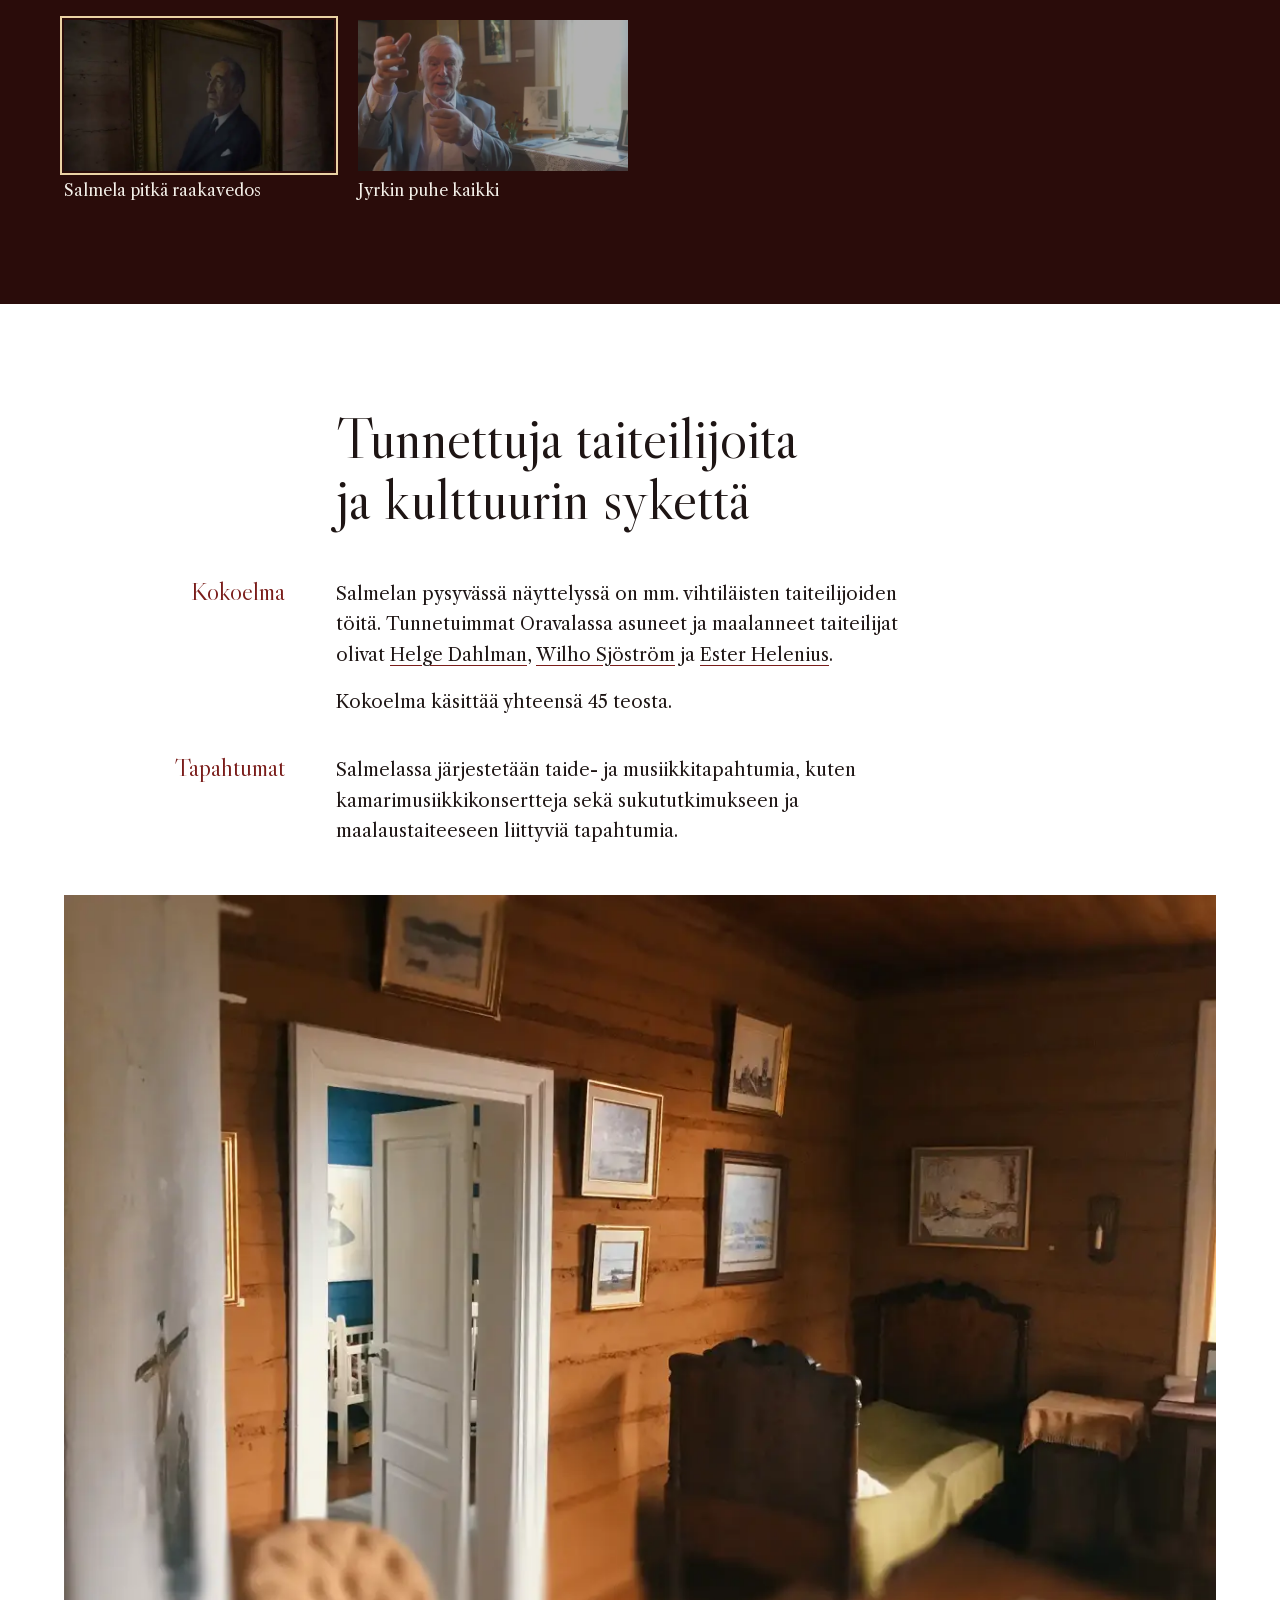
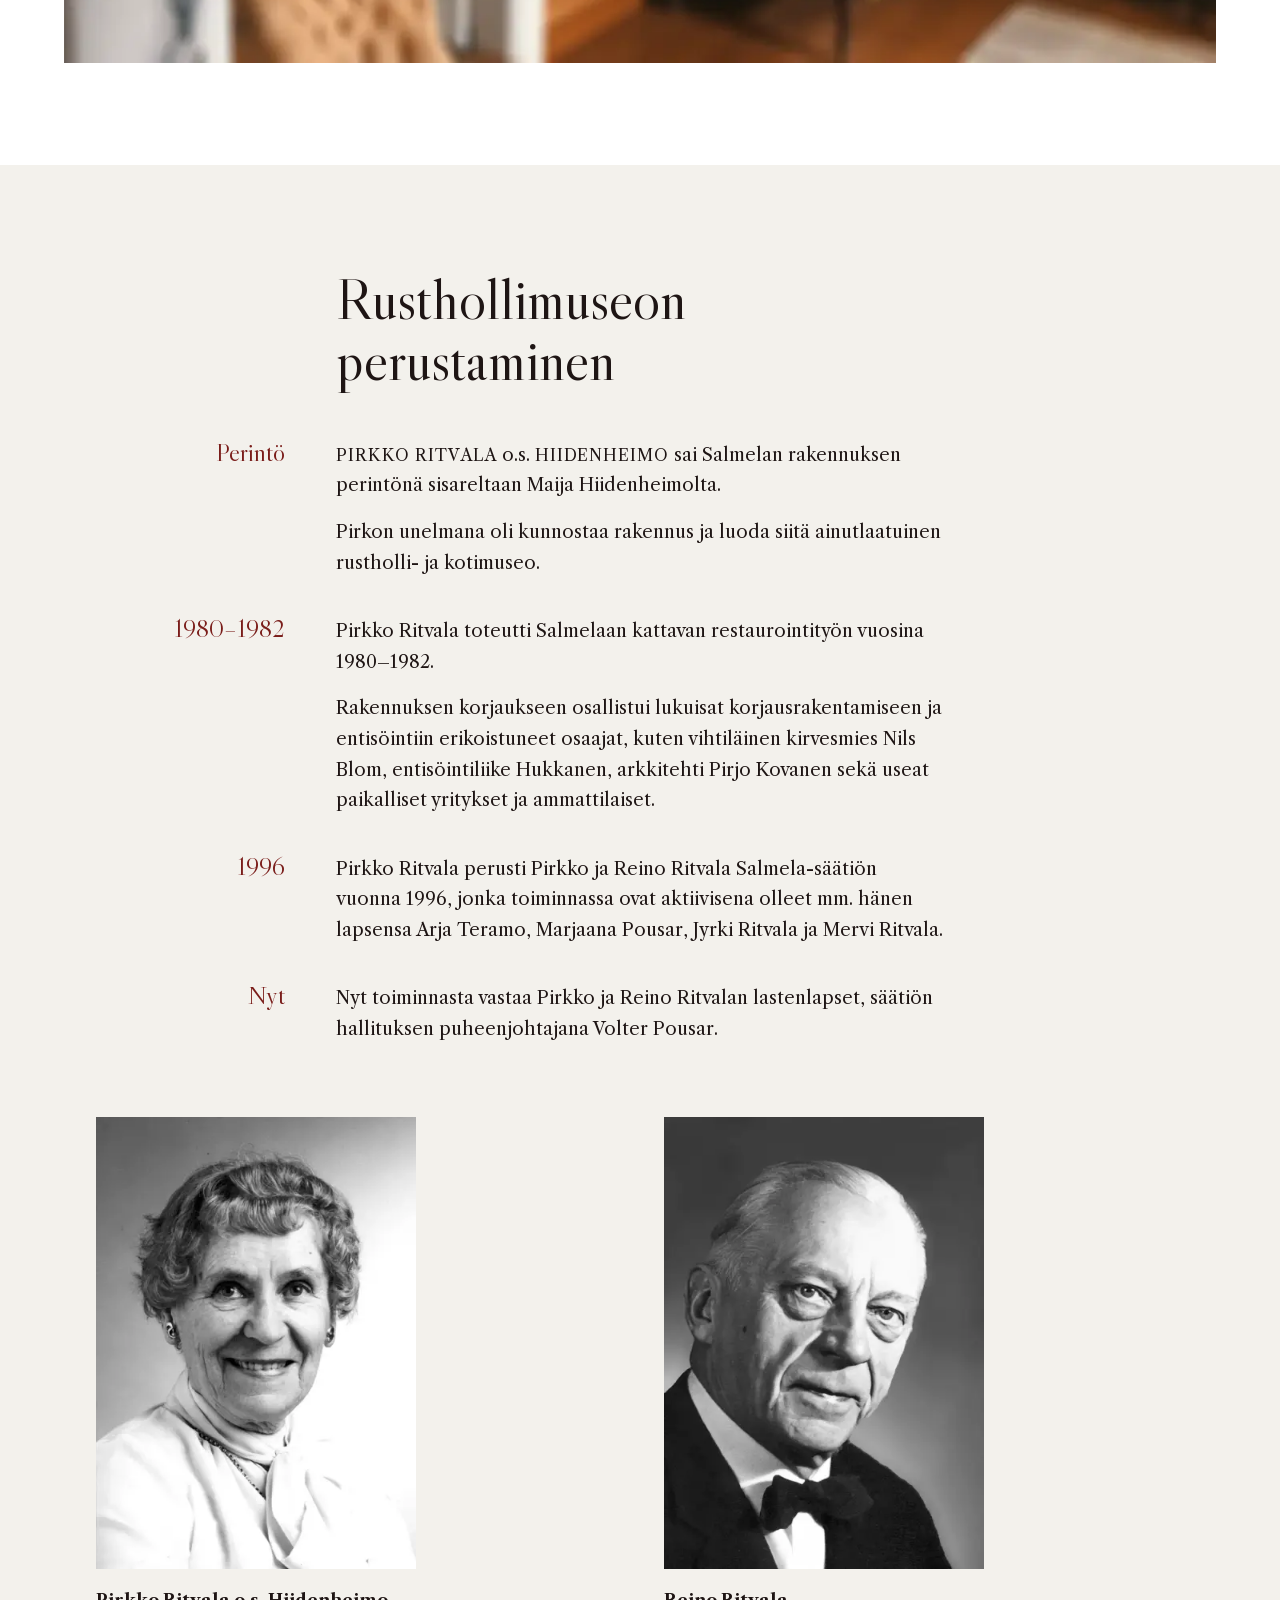
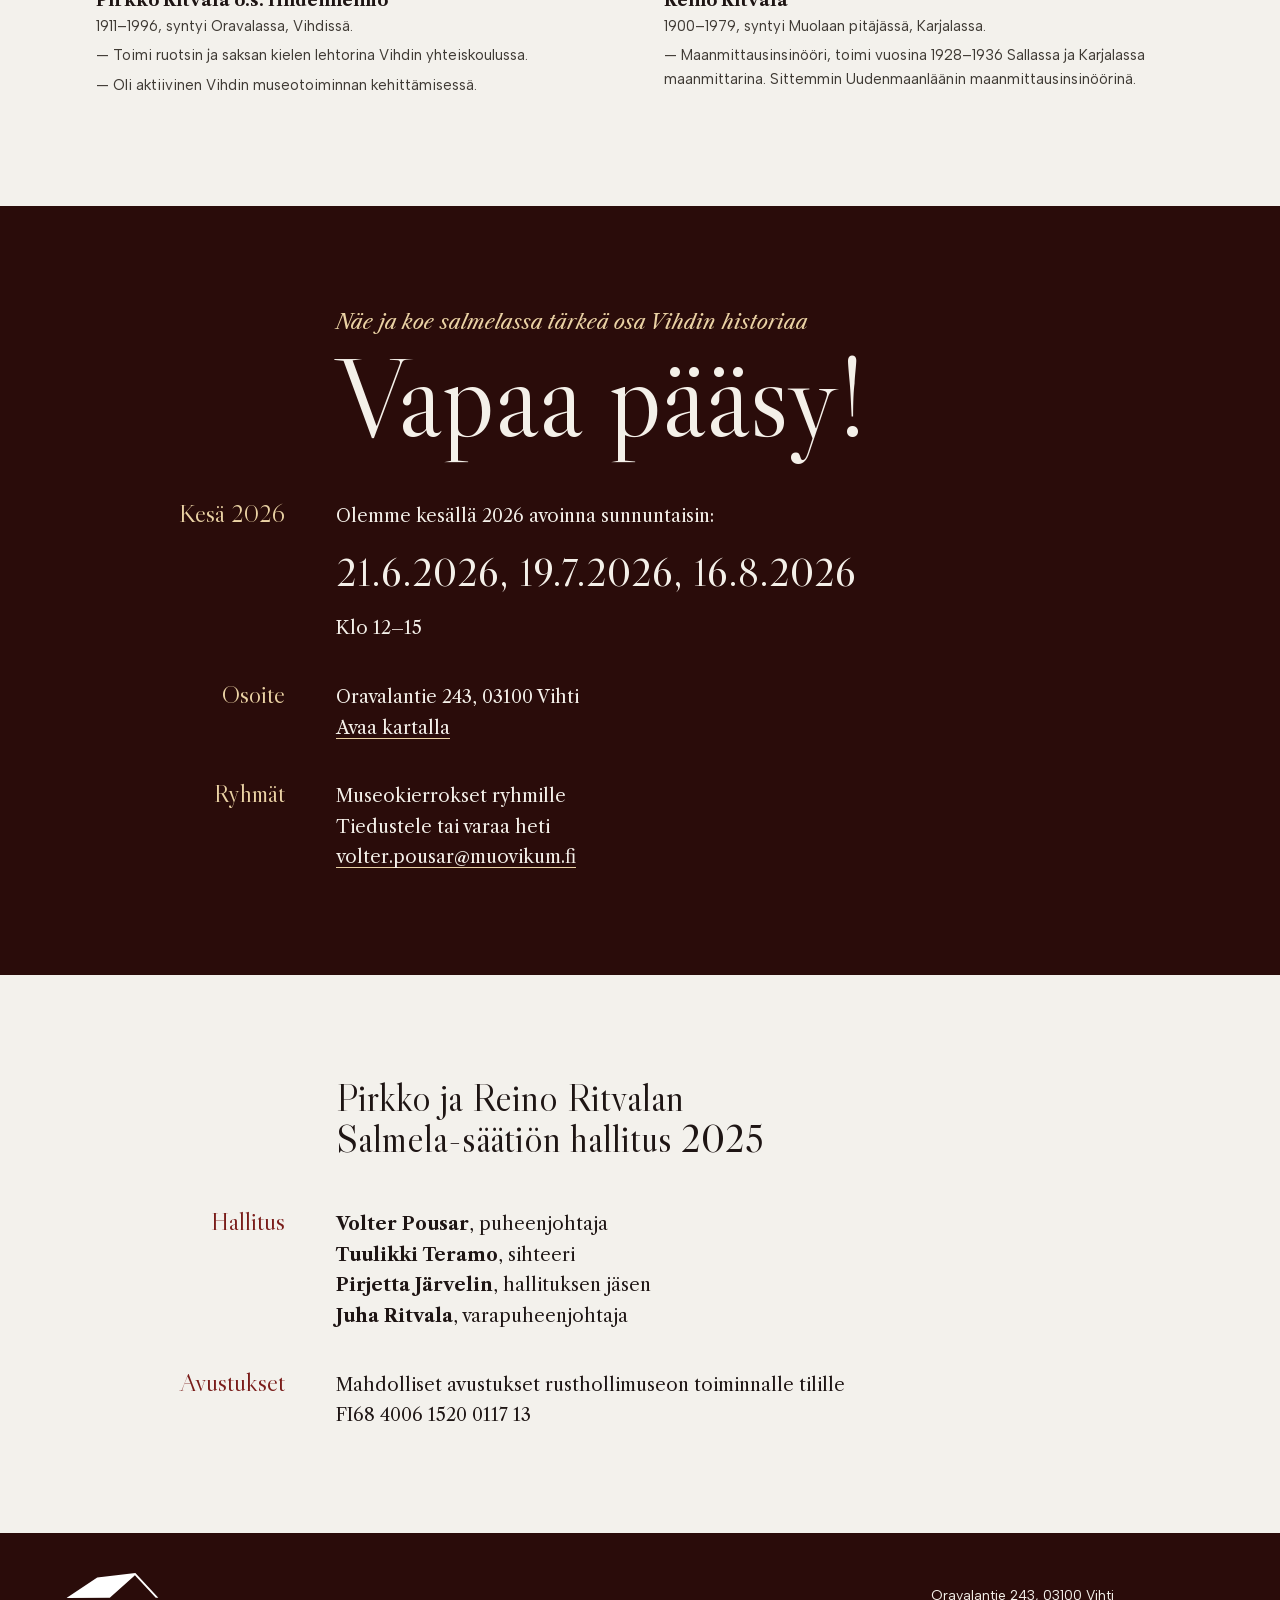
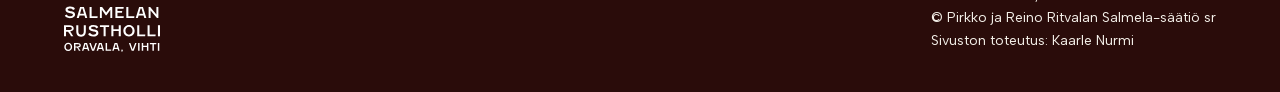
<file: videot/index.html>
<!doctype html>
<html lang="fi">
<head>
  <meta charset="utf-8">
  <meta name="viewport" content="width=device-width, initial-scale=1">
  <meta name="robots" content="noindex">
  <title>Salmelan Rustholli – Kotimuseo Vihdissä</title>
  <meta name="description" content="Salmelan rusthollimuseo Vihdin Oravalassa: vuonna 1784 rakennettu kotimuseo, noin 400 esinettä ja vihtiläisten taiteilijoiden töitä. Vapaa pääsy.">
  <meta name="theme-color" content="#2a0c0a">
  <meta property="og:type" content="website">
  <meta property="og:locale" content="fi_FI">
  <meta property="og:title" content="Salmelan Rustholli – Kotimuseo Vihdissä">
  <meta property="og:description" content="Koe menneiden aikojen maalaiselämää Vihdin Oravalassa. Vapaa pääsy.">
  <meta property="og:url" content="https://www.vihdinsalmelamuseo.fi/">
  <meta property="og:image" content="https://www.vihdinsalmelamuseo.fi/img/social-preview.jpg">
  <link rel="icon" href="../favicon.svg" type="image/svg+xml">
  <link rel="preload" href="../fonts/caslon-display.woff2" as="font" type="font/woff2" crossorigin>
  <link rel="preload" href="../fonts/caslon-text.woff2" as="font" type="font/woff2" crossorigin>
  <link rel="stylesheet" href="style.css">
</head>
<body>
  <a class="skip-link" href="#sisalto">Siirry sisältöön</a>

  <header class="hero">
    <div class="hero-text">
      <div class="brand">
        <a href="../"><img src="../img/logo-hero.svg" alt="Salmelan Rustholli, Oravala, Vihti – etusivu" width="200" height="165"></a>
        <p>Kotimuseo Vihdissä</p>
      </div>
      <h1>Koe menneiden aikojen maalaiselämää <em>Vihdin Oravalassa</em></h1>
      <div class="hero-visit">
        <p class="label">Kesän 2026 aukiolopäivät · <span class="nowrap">klo 12–15</span></p>
        <p class="hero-dates"><time datetime="2026-06-21">su 21.6.</time> <time datetime="2026-07-19">su 19.7.</time> <time datetime="2026-08-16">su 16.8.</time></p>
        <p>Vapaa pääsy · <a href="#vierailu">Sijainti ja ryhmävaraukset</a></p>
        <p><a class="tour-link" href="#virtuaalikierros">Virtuaalikierros 360°</a></p>
      </div>
    </div>
    <div class="hero-photo"><img src="../img/hero-1400.webp" srcset="../img/hero-800.webp 800w, ../img/hero-1400.webp 1400w, ../img/hero-2000.webp 2000w" sizes="(min-width: 60rem) 62vw, 100vw" alt="Salmelan tupa: hirsiseinät, kangaspuut, rukki ja pitkät pöydät" width="2000" height="1500" fetchpriority="high"></div>
  </header>

  <main id="sisalto">
    <section aria-labelledby="historia">
      <div class="chapter">
        <p class="kicker">Oravala</p>
        <h2 id="historia">500 vuotta vihtiläistä historiaa</h2>
        <dl class="marks">
          <dt>1543</dt>
          <dd><span class="caps">ORAVALAN</span> maatila on ollut Törnström-Hiidenheimon suvun hallussa vuodesta 1543.</dd>
          <dt>1600-luku</dt>
          <dd>Oravala on Vihdin vanhimpia taloja. Keskiajasta lähtien tila on kulkenut perintönä sukupolvesta toiseen. 1600-luvulla Oravala oli useaan otteeseen nimismies- ja käräjätalona.</dd>
          <dt>Isovihan jälkeen</dt>
          <dd>Isovihan jälkeen Oravala jaettiin veljien kesken kahtia Ylöstaloon eli Salmelaan ja Alestaloon eli Niemelään. Sukulaistalot yhdistyivät jälleen vuonna 1929, kun Niemelän isäntä Artturi Hiidenheimo osti Salmelan.</dd>
          <dt>Artturi Hiidenheimo</dt>
          <dd>Artturi Hiidenheimo oli merkittävä vihtiläinen vaikuttaja, liikemies ja kansanedustaja.</dd>
        </dl>
      </div>
    </section>

    <section aria-labelledby="museo">
      <figure class="building"><a class="zoom" href="../img/ulkoa-1920.webp"><img src="../img/ulkoa-1400.webp" srcset="../img/ulkoa-800.webp 800w, ../img/ulkoa-1400.webp 1400w, ../img/ulkoa-1920.webp 1920w" sizes="100vw" alt="Salmelan punainen päärakennus ja sininen ulko-ovi keväällä" width="1920" height="1280" loading="lazy"><span class="visually-hidden"> (suurenna kuva)</span></a></figure>
      <div class="chapter">
        <h2 id="museo">Salmelan rusthollimuseo</h2>
        <dl class="marks">
          <dt>1784</dt>
          <dd>Salmelan Rusthollimuseon rakennus Vihdin Oravalassa on vuodelta 1784 ja sen esineistö – noin 400 esinettä – on peräisin Oravalan kylältä ja Salmelasta.</dd>
        </dl>
      </div>
      <figure class="wide"><a class="zoom" href="../img/tupa-1920.webp"><img src="../img/tupa-1400.webp" srcset="../img/tupa-800.webp 800w, ../img/tupa-1400.webp 1400w, ../img/tupa-1920.webp 1920w" sizes="(min-width: 1200px) 1200px, 100vw" alt="Salmelan tupa auringonvalossa: rukki, kangaspuut, pöydät ja hella" width="1920" height="1280" loading="lazy"><span class="visually-hidden"> (suurenna kuva)</span></a></figure>
      <div class="chapter">
        <dl class="marks">
          <dt>1543</dt>
          <dd>Oravalan maatila on ollut Törnström-Hiidenheimon suvun hallussa vuodesta 1543.</dd>
          <dt>1900-luku</dt>
          <dd>
            <p>Tila muodostui 1900 luvulla Niemelästä ja Salmelasta kunnallisneuvos <a href="https://fi.wikipedia.org/wiki/Artturi_Hiidenheimo">Artturi Hiidenheimon</a> yhdistäessä maat yhteen.</p>
            <figure class="inline-figure"><a class="zoom" href="../img/piha-623.webp"><img src="../img/piha-623.webp" alt="Salmelan päärakennus ja nurmipiha kesällä" width="623" height="410" loading="lazy"><span class="visually-hidden"> (suurenna kuva)</span></a></figure>
          </dd>
        </dl>
      </div>
    </section>

    <section id="virtuaalikierros" class="tour" aria-labelledby="kierros-otsikko">
      <div class="chapter">
        <p class="kicker">Kurkista sisään</p>
        <h2 id="kierros-otsikko">Virtuaalikierros</h2>
        <p>Tutustu Salmelan huoneisiin <span class="nowrap">360°-kuvina</span> jo ennen vierailua.</p>
      </div>
      <div class="tour-wide">
        <div class="tour-frame">
          <a class="tour-start" href="https://kuula.co/share/collection/7Jwl7?logo=0&amp;info=0&amp;fs=1&amp;vr=1&amp;zoom=1&amp;sd=1&amp;initload=0&amp;thumbs=1" data-embed="https://kuula.co/share/collection/7Jwl7?logo=0&amp;info=0&amp;fs=1&amp;vr=1&amp;zoom=1&amp;sd=1&amp;initload=1&amp;thumbs=1" target="_blank" rel="noopener">
            <img src="../img/hero-1400.webp" srcset="../img/hero-800.webp 800w, ../img/hero-1400.webp 1400w, ../img/hero-2000.webp 2000w" sizes="(min-width: 1200px) 1200px, 100vw" alt="" width="2000" height="1500" loading="lazy">
            <span class="tour-button">Aloita virtuaalikierros<span class="visually-hidden new-tab"> (avautuu uuteen välilehteen)</span></span>
          </a>
        </div>
        <p class="tour-alt"><a href="https://kuula.co/share/collection/7Jwl7?logo=0&amp;info=0&amp;fs=1&amp;vr=1&amp;zoom=1&amp;sd=1&amp;initload=0&amp;thumbs=1" target="_blank" rel="noopener">Avaa virtuaalikierros koko näytölle<span class="visually-hidden new-tab"> (avautuu uuteen välilehteen)</span></a></p>
      </div>
    </section>

    <section id="videot" class="tour" aria-labelledby="videot-otsikko">
      <div class="chapter">
        <p class="kicker">Liikkuvaa kuvaa</p>
        <h2 id="videot-otsikko">Videot</h2>
      </div>
      <div class="tour-wide video-player">
        <div class="video-frame">
          <button type="button" class="video-start">
            <img src="img/video-salmela-1280.webp" srcset="img/video-salmela-640.webp 640w, img/video-salmela-1280.webp 1280w" sizes="(min-width: 1200px) 1200px, 100vw" alt="" width="1280" height="720" loading="lazy">
            <span class="tour-button">Toista video<span class="visually-hidden">: Salmela pitkä raakavedos</span></span>
          </button>
        </div>
        <p class="video-now"><span>Salmela pitkä raakavedos</span> <a href="https://www.youtube.com/watch?v=ijEEjYig56g" target="_blank" rel="noopener">Katso YouTubessa<span class="visually-hidden"> (avautuu uuteen välilehteen)</span></a></p>
        <ul class="video-list" aria-label="Kaikki videot">
          <li><button type="button" class="video-pick" data-id="ijEEjYig56g" data-title="Salmela pitkä raakavedos" aria-current="true">
            <img src="img/video-salmela-640.webp" alt="" width="640" height="360" loading="lazy">
            <span><span class="visually-hidden">Toista video: </span>Salmela pitkä raakavedos</span>
          </button></li>
          <li><button type="button" class="video-pick" data-id="aO6xn-6HCAI" data-title="Jyrkin puhe kaikki">
            <img src="img/video-puhe-640.webp" alt="" width="640" height="360" loading="lazy">
            <span><span class="visually-hidden">Toista video: </span>Jyrkin puhe kaikki</span>
          </button></li>
        </ul>
      </div>
    </section>

    <section aria-labelledby="taide">
      <div class="chapter">
          <h2 id="taide">Tunnettuja taiteilijoita ja kulttuurin sykettä</h2>
          <dl class="marks">
            <dt>Kokoelma</dt>
            <dd>
              <p>Salmelan pysyvässä näyttelyssä on mm. vihtiläisten taiteilijoiden töitä. Tunnetuimmat Oravalassa asuneet ja maalanneet taiteilijat olivat <a href="https://fi.wikipedia.org/wiki/Helge_Dahlman">Helge Dahlman</a>, <a href="https://fi.wikipedia.org/wiki/Wilho_Sj%C3%B6str%C3%B6m">Wilho Sjöström</a> ja <a href="https://fi.wikipedia.org/wiki/Ester_Helenius">Ester Helenius</a>.</p>
              <p>Kokoelma käsittää yhteensä 45 teosta.</p>
            </dd>
            <dt>Tapahtumat</dt>
            <dd>Salmelassa järjestetään taide- ja musiikkitapahtumia, kuten kamarimusiikkikonsertteja sekä sukututkimukseen ja maalaustaiteeseen liittyviä tapahtumia.</dd>
          </dl>
      </div>
      <figure class="wide"><a class="zoom" href="../img/maalauksia-1920.webp"><img src="../img/maalauksia-1200.webp" srcset="../img/maalauksia-800.webp 800w, ../img/maalauksia-1200.webp 1200w, ../img/maalauksia-1920.webp 1920w" sizes="(min-width: 1200px) 1200px, 100vw" alt="Museon huone, jonka hirsiseinillä on maalauksia" width="1920" height="1280" loading="lazy"><span class="visually-hidden"> (suurenna kuva)</span></a></figure>
    </section>

    <section aria-labelledby="perustaminen">
      <div class="chapter">
        <h2 id="perustaminen">Rusthollimuseon perustaminen</h2>
        <dl class="marks">
          <dt>Perintö</dt>
          <dd>
            <p><span class="caps">PIRKKO RITVALA</span> o.s. <span class="caps">HIIDENHEIMO</span> sai Salmelan rakennuksen perintönä sisareltaan Maija Hiidenheimolta.</p>
            <p>Pirkon unelmana oli kunnostaa rakennus ja luoda siitä ainutlaatuinen rustholli- ja kotimuseo.</p>
          </dd>
          <dt>1980–1982</dt>
          <dd>
            <p>Pirkko Ritvala toteutti Salmelaan kattavan restaurointityön vuosina 1980–1982.</p>
            <p>Rakennuksen korjaukseen osallistui lukuisat korjausrakentamiseen ja entisöintiin erikoistuneet osaajat, kuten vihtiläinen kirvesmies Nils Blom, entisöintiliike Hukkanen, arkkitehti Pirjo Kovanen sekä useat paikalliset yritykset ja ammattilaiset.</p>
          </dd>
          <dt>1996</dt>
          <dd>Pirkko Ritvala perusti Pirkko ja Reino Ritvala Salmela-säätiön vuonna 1996, jonka toiminnassa ovat aktiivisena olleet mm. hänen lapsensa Arja Teramo, Marjaana Pousar, Jyrki Ritvala ja Mervi Ritvala.</dd>
          <dt>Nyt</dt>
          <dd>Nyt toiminnasta vastaa Pirkko ja Reino Ritvalan lastenlapset, säätiön hallituksen puheenjohtajana Volter Pousar.</dd>
        </dl>
        <div class="portraits">
          <figure>
            <a class="zoom" href="../img/pirkko-ritvala-750.webp"><img src="../img/pirkko-ritvala-400.webp" srcset="../img/pirkko-ritvala-400.webp 400w, ../img/pirkko-ritvala-750.webp 750w" sizes="20rem" alt="Mustavalkoinen muotokuva Pirkko Ritvalasta" width="750" height="1060" loading="lazy"><span class="visually-hidden"> (suurenna kuva)</span></a>
            <figcaption>
              <p><strong>Pirkko Ritvala o.s. Hiidenheimo</strong> 1911–1996, syntyi Oravalassa, Vihdissä.</p>
              <p>— Toimi ruotsin ja saksan kielen lehtorina Vihdin yhteiskoulussa.</p>
              <p>— Oli aktiivinen Vihdin museotoiminnan kehittämisessä.</p>
            </figcaption>
          </figure>
          <figure>
            <a class="zoom" href="../img/reino-ritvala-750.webp"><img src="../img/reino-ritvala-400.webp" srcset="../img/reino-ritvala-400.webp 400w, ../img/reino-ritvala-750.webp 750w" sizes="20rem" alt="Mustavalkoinen muotokuva Reino Ritvalasta" width="750" height="1060" loading="lazy"><span class="visually-hidden"> (suurenna kuva)</span></a>
            <figcaption>
              <p><strong>Reino Ritvala</strong> 1900–1979, syntyi Muolaan pitäjässä, Karjalassa.</p>
              <p>— Maanmittausinsinööri, toimi vuosina 1928–1936 Sallassa ja Karjalassa maanmittarina. Sittemmin Uudenmaanläänin maanmittausinsinöörinä.</p>
            </figcaption>
          </figure>
        </div>
      </div>
    </section>

    <section id="vierailu" class="visit" aria-labelledby="vierailu-otsikko">
      <div class="chapter">
        <p class="kicker">Näe ja koe salmelassa tärkeä osa Vihdin historiaa</p>
        <h2 id="vierailu-otsikko">Vapaa pääsy!</h2>
        <dl class="marks">
          <dt>Kesä 2026</dt>
          <dd>
            <p>Olemme kesällä 2026 avoinna sunnuntaisin:</p>
            <p class="date-line"><time datetime="2026-06-21">21.6.2026</time>, <time datetime="2026-07-19">19.7.2026</time>, <time datetime="2026-08-16">16.8.2026</time></p>
            <p>Klo 12–15</p>
          </dd>
          <dt>Osoite</dt>
          <dd>Oravalantie 243, 03100 Vihti<br><a href="https://www.google.com/maps/search/?api=1&amp;query=60.3927196,24.2822659" target="_blank" rel="noopener">Avaa kartalla<span class="visually-hidden"> (avautuu uuteen välilehteen)</span></a></dd>
          <dt>Ryhmät</dt>
          <dd>
            <p>Museokierrokset ryhmille<br>Tiedustele tai varaa heti<br><a href="mailto:volter.pousar@muovikum.fi">volter.pousar@muovikum.fi</a></p>
          </dd>
        </dl>
      </div>
    </section>

    <section aria-labelledby="saatio">
      <div class="chapter">
        <h2 id="saatio">Pirkko ja Reino Ritvalan <span class="nowrap">Salmela-säätiön</span> hallitus 2025</h2>
        <dl class="marks">
          <dt>Hallitus</dt>
          <dd>
            <ul class="board">
              <li><strong>Volter Pousar</strong>, puheenjohtaja</li>
              <li><strong>Tuulikki Teramo</strong>, sihteeri</li>
              <li><strong>Pirjetta Järvelin</strong>, hallituksen jäsen</li>
              <li><strong>Juha Ritvala</strong>, varapuheenjohtaja</li>
            </ul>
          </dd>
          <dt>Avustukset</dt>
          <dd>Mahdolliset avustukset rusthollimuseon toiminnalle tilille <span class="nowrap">FI68 4006 1520 0117 13</span></dd>
        </dl>
      </div>
    </section>
  </main>

  <footer class="site-footer">
    <img src="../img/logo.svg" alt="Salmelan Rustholli" width="96" height="79" loading="lazy">
    <p>Oravalantie 243, 03100 Vihti<br>© Pirkko ja Reino Ritvalan Salmela-säätiö sr<br>Sivuston toteutus: Kaarle Nurmi</p>
  </footer>
  <dialog class="lightbox" aria-label="Suurennettu kuva">
    <button type="button" class="lightbox-close">Sulje</button>
    <img alt="">
  </dialog>
  <script>
    // Load the Kuula tour inline only on click (no third-party requests before that); small screens open it in a new tab
    const wide = matchMedia('(min-width: 48rem)');
    for (const a of document.querySelectorAll('.tour-start')) {
      if (wide.matches) a.querySelector('.new-tab')?.remove();
      a.addEventListener('click', e => {
        if (!wide.matches) return;
        e.preventDefault();
        const f = document.createElement('iframe');
        Object.assign(f, { src: a.dataset.embed, title: 'Salmelan Rustholli – virtuaalikierros', allowFullscreen: true });
        f.allow = 'fullscreen; xr-spatial-tracking; gyroscope; accelerometer';
        a.replaceWith(f);
        f.focus();
      });
    }

    // YouTube likewise loads only on click; picking from the list plays that video in the main player
    const player = document.querySelector('.video-player');
    if (player) {
      const frame = player.querySelector('.video-frame'), now = player.querySelector('.video-now');
      const picks = player.querySelectorAll('.video-pick');
      const play = b => {
        const f = document.createElement('iframe');
        Object.assign(f, { src: `https://www.youtube-nocookie.com/embed/${b.dataset.id}?autoplay=1`, title: b.dataset.title, allowFullscreen: true });
        f.allow = 'autoplay; encrypted-media; picture-in-picture; fullscreen';
        frame.replaceChildren(f);
        now.firstElementChild.textContent = b.dataset.title;
        now.querySelector('a').href = `https://www.youtube.com/watch?v=${b.dataset.id}`;
        for (const p of picks) p.toggleAttribute('aria-current', p === b);
        f.focus();
      };
      player.querySelector('.video-start').addEventListener('click', () => play(player.querySelector('[aria-current]')));
      for (const b of picks) b.addEventListener('click', () => play(b));
    }

    // Click-to-enlarge: open the large image in a modal dialog; any click or Esc closes it
    const box = document.querySelector('.lightbox'), boxImg = box.querySelector('img');
    for (const z of document.querySelectorAll('.zoom')) {
      z.addEventListener('click', e => {
        e.preventDefault();
        boxImg.src = z.href;
        boxImg.alt = z.querySelector('img').alt;
        box.showModal();
      });
    }
    box.addEventListener('click', () => box.close());
  </script>
</body>
</html>
</file>
<file: style.css>
@font-face { font-family: "Bodoni Moda"; src: url(fonts/bodoni-moda-italic.woff2) format("woff2"); font-weight: 400 700; font-style: italic; font-display: swap; }
@font-face { font-family: "Caslon Display"; src: url(fonts/caslon-display.woff2) format("woff2"); font-display: swap; }
@font-face { font-family: "Caslon Text"; src: url(fonts/caslon-text.woff2) format("woff2"); font-display: swap; }
@font-face { font-family: "Caslon Text"; src: url(fonts/caslon-text-bold.woff2) format("woff2"); font-weight: 700; font-display: swap; }
@font-face { font-family: "Caslon Text"; src: url(fonts/caslon-text-italic.woff2) format("woff2"); font-style: italic; font-display: swap; }
@font-face { font-family: "Albert Sans"; src: url(fonts/albert-sans.woff2) format("woff2"); font-weight: 300 800; font-display: swap; }

/* Oxblood panels (a redder take on the old site's #180707) with a champagne highlight; deep red accent on white */
/* Highlight alternatives, AAA on #2a0c0a: apricot #f2b27a, rosy gold #e6b38f */
:root {
  --seina: #2a0c0a;
  --vihrea: #7a1d1a;
  --pellava: #f4f0e9;
  --kulta: #ead2a4;
  --paperi: #ffffff;
  --paperi-2: #f3f1ec;
  --teksti: #1e1514;
  --himmea: #3f3a34;
  --kulta-tumma: #7a1d1a;
  --display: "Caslon Display", Georgia, serif;
  --serif: "Caslon Text", Georgia, serif;
  --sans: "Albert Sans", system-ui, sans-serif;
  --pad: clamp(1.25rem, 5vw, 4rem);
}

*, *::before, *::after { box-sizing: border-box; }
@media (prefers-reduced-motion: no-preference) { html { scroll-behavior: smooth; } }

body { margin: 0; font: 1.125rem/1.7 var(--serif); color: var(--teksti); background: var(--paperi); }
img { max-width: 100%; height: auto; display: block; }
p { margin: 0 0 1rem; }
h1, h2 { font-family: var(--display); font-weight: 400; text-wrap: balance; }
a { color: inherit; text-decoration-color: var(--vihrea); text-underline-offset: 0.2em; }
a:hover { color: var(--kulta-tumma); }
:focus-visible { outline: 2px solid var(--teksti); outline-offset: 3px; }
.hero :focus-visible, .visit :focus-visible, .site-footer :focus-visible { outline-color: var(--pellava); }
.hero a, .visit a, .site-footer a { text-decoration-color: var(--kulta); }
.nowrap { white-space: nowrap; }
.visually-hidden { position: absolute; width: 1px; height: 1px; overflow: hidden; clip-path: inset(50%); white-space: nowrap; }
.caps { font-size: 0.9em; letter-spacing: 0.06em; }

.skip-link { font-family: var(--sans); position: absolute; left: 1rem; top: -5rem; z-index: 1; padding: 0.75rem 1rem; background: var(--pellava); color: var(--seina); }
.skip-link:focus { top: 1rem; }

/* Hero: text on the green wall, the photo fills the rest edge to edge */
.hero { display: grid; background: var(--seina); color: var(--pellava); }
.hero a:hover { color: var(--kulta); }
.hero-text { display: flex; flex-direction: column; justify-content: space-between; gap: clamp(2.5rem, 7vw, 5rem); padding: clamp(1.25rem, 3vw, 2.5rem) var(--pad) clamp(2.5rem, 5vw, 4rem); }
/* Logo as the hero's emblem: larger, gilt roof, a gilt rule separating it from the headline */
.brand { width: fit-content; }
.brand img { width: clamp(9rem, 14vw, 12.5rem); height: auto; }
.brand p { margin: 1rem 0 0; padding-top: 0.9rem; border-top: 1px solid var(--kulta); white-space: nowrap; font: 0.8125rem var(--sans); letter-spacing: 0.18em; text-transform: uppercase; color: var(--pellava); }
.hero h1 { margin: 0; font-size: clamp(2.75rem, 4.6vw, 4.75rem); line-height: 1.04; }
.hero h1 em { display: block; margin-top: 0.35em; font: italic 400 0.55em/1.2 "Bodoni Moda", Didot, serif; color: var(--kulta); }
.label { margin-bottom: 0.5rem; font-family: var(--sans); font-size: 0.8125rem; font-weight: 600; letter-spacing: 0.18em; text-transform: uppercase; color: var(--kulta); }
.hero-dates { margin-bottom: 0.75rem; font: 400 clamp(1.6rem, 2.4vw, 2.1rem)/1.2 var(--display); }
.hero-dates time { margin-right: 0.6em; white-space: nowrap; }
.hero-visit > p:not(.label, .hero-dates) { margin: 0; font: 1rem var(--sans); }
.hero-photo { position: relative; aspect-ratio: 4 / 3; }
.hero-photo img { position: absolute; inset: 0; width: 100%; height: 100%; object-fit: cover; }
@media (min-width: 60rem) {
  .hero { grid-template-columns: minmax(24rem, 2fr) 3fr; min-height: min(100svh, 62rem); }
  .hero-photo { aspect-ratio: auto; }
}

/* Chapters: years and labels in the margin beside the text */
section:nth-of-type(even) { background: var(--paperi-2); }
.chapter { max-width: 76rem; margin-inline: auto; padding: clamp(3.5rem, 8vw, 7rem) var(--pad); display: grid; }
.chapter h2 { margin: 0 0 clamp(2rem, 4vw, 3rem); font-size: clamp(2.25rem, 4.5vw, 3.75rem); line-height: 1.06; }
.kicker { margin: 0 0 0.5rem; font: italic 1.25rem/1.4 var(--serif); color: var(--kulta-tumma); }
.marks { margin: 0; align-items: baseline; }
.marks dt { font: 400 1.6rem/1.15 var(--display); color: var(--kulta-tumma); }
.marks dd { margin: 0.25rem 0 2.25rem; }
.marks dd:last-child, .marks dd > :last-child { margin-bottom: 0; }
.portraits { margin-top: clamp(3rem, 6vw, 4.5rem); }
@media (min-width: 56rem) {
  .chapter { grid-template-columns: minmax(8rem, 1fr) minmax(0, 38rem) minmax(0, 1fr); column-gap: clamp(2rem, 4vw, 3.5rem); }
  .chapter > * { grid-column: 2; }
  .chapter > .portraits { grid-column: 1 / -1; }
  .chapter > .wide, .chapter > #vierailu-otsikko { grid-column: 2 / -1; }
  .marks { grid-column: 1 / 3; display: grid; grid-template-columns: subgrid; }
  .marks dt { grid-column: 1; text-align: right; }
  .marks dd { grid-column: 2; margin-top: 0; }
}

/* Whole building photo, never cropped: as wide as fits while its height stays within the viewport */
.building { width: min(100% - 2 * var(--pad), 130svh); margin: 0 auto; padding-top: clamp(3.5rem, 8vw, 7rem); }

figure { margin: 0; }

/* Wide photos break out of the text column (max 1200px); chapters around them close up */
.wide { width: min(100% - 2 * var(--pad), 1200px); margin: 0 auto; }
.wide:last-child { padding-bottom: clamp(3.5rem, 8vw, 7rem); }
.chapter:has(+ .wide) { padding-bottom: clamp(2rem, 4vw, 3rem); }
.wide + .chapter { padding-top: clamp(2rem, 4vw, 3rem); }
.inline-figure { margin-top: 1.5rem; max-width: 623px; }

/* Click-to-enlarge */
.zoom { display: block; cursor: zoom-in; }
.zoom img { width: 100%; }
.lightbox { width: 100vw; height: 100dvh; max-width: none; max-height: none; margin: 0; padding: 0; border: 0; background: transparent; cursor: zoom-out; }
.lightbox::backdrop { background: rgb(0 0 0 / 0.9); }
.lightbox img { position: absolute; inset: 0; margin: auto; max-width: calc(100vw - 2rem); max-height: calc(100dvh - 5rem); width: auto; height: auto; }
.lightbox-close { position: absolute; top: 1rem; right: 1rem; padding: 0.5rem 1rem; border: 1px solid var(--kulta); background: var(--seina); color: var(--pellava); font: 600 1rem var(--sans); cursor: pointer; }
.lightbox :focus-visible { outline-color: var(--pellava); }

.portraits { display: grid; grid-template-columns: repeat(auto-fit, minmax(min(100%, 22rem), 1fr)); gap: 3rem; }
.portraits .zoom { width: min(100%, 20rem); margin-bottom: 1.25rem; }
.portraits figcaption { font: 0.9375rem/1.55 var(--sans); color: var(--himmea); }
.portraits figcaption p { margin: 0 0 0.4rem; }
.portraits strong { display: block; margin-bottom: 0.25rem; font: 700 1.0625rem/1.3 var(--serif); color: var(--teksti); }

/* Virtual tour: dark band, poster that loads the Kuula embed on click */
section.tour { background: var(--seina); color: var(--pellava); }
.tour .kicker { color: var(--kulta); }
/* Heading lines up with the left edge of the player below it */
.tour .chapter { display: block; max-width: none; padding-inline: 0; padding-bottom: clamp(1.75rem, 3vw, 2.5rem); }
.tour .chapter > p { max-width: 38rem; }
.tour .chapter h2 { margin-bottom: 0.75rem; }
.tour .chapter > p:last-child { margin: 0; }
/* As wide as fits (max 1200px) while a 16:9 view still fits the screen height */
.tour .chapter, .tour-wide { width: min(100% - 2 * var(--pad), 1200px, (100svh - 7rem) * 16 / 9); margin-inline: auto; }
.tour-wide { padding-bottom: clamp(3.5rem, 8vw, 7rem); }
.tour-frame { position: relative; aspect-ratio: 4 / 3; background: #000; }
.tour-frame > * { position: absolute; inset: 0; width: 100%; height: 100%; border: 0; }
.tour-start img { width: 100%; height: 100%; object-fit: cover; filter: brightness(0.7); transition: filter 0.2s; }
.tour-start:hover img, .tour-start:focus-visible img { filter: brightness(0.85); }
.tour-button { position: absolute; left: 50%; top: 50%; translate: -50% -50%; padding: 0.9rem 1.5rem; background: var(--kulta); color: var(--seina); font: 600 1.0625rem var(--sans); white-space: nowrap; }
.tour-button::before { content: "▶" / ""; margin-right: 0.6em; font-size: 0.8em; }
.tour-alt { margin: 0.75rem 0 0; text-align: right; font: 0.9375rem var(--sans); }
.tour-alt a::after { content: " ↗" / ""; }
.tour a, .tour-link { color: var(--pellava); text-decoration-color: var(--kulta); }
.tour :focus-visible { outline-color: var(--pellava); }
.tour-link { display: inline-block; margin-top: 1rem; padding: 0.55rem 1.1rem; border: 1px solid var(--kulta); text-decoration: none; font: 600 1rem var(--sans); }
.tour-link::before { content: "▶" / ""; margin-right: 0.5em; font-size: 0.75em; color: var(--kulta); }
.tour-link:hover { background: var(--kulta); color: var(--seina); }
.tour-link:hover::before { color: var(--seina); }
@media (min-width: 48rem) { .tour-frame { aspect-ratio: 16 / 9; } }

/* Visit: the green panel, set like an exhibition poster */
section.visit { background: var(--seina); color: var(--pellava); }
.visit a:hover { color: var(--kulta); }
.visit .kicker, .visit .marks dt { color: var(--kulta); }
.visit h2 { font-size: clamp(3rem, 9vw, 7rem); line-height: 0.95; }
.date-line { font: 400 clamp(1.75rem, 3.2vw, 2.5rem)/1.25 var(--display); }

#saatio { font-size: clamp(1.75rem, 3vw, 2.5rem); }
.board { list-style: none; margin: 0; padding: 0; }


.site-footer { display: flex; flex-wrap: wrap; align-items: end; justify-content: space-between; gap: 1.5rem; padding: 2.5rem var(--pad); background: var(--seina); color: var(--pellava); font: 0.875rem/1.6 var(--sans); }
.site-footer p { margin: 0; }
</file>
<file: videot/style.css>
@font-face { font-family: "Bodoni Moda"; src: url(../fonts/bodoni-moda-italic.woff2) format("woff2"); font-weight: 400 700; font-style: italic; font-display: swap; }
@font-face { font-family: "Caslon Display"; src: url(../fonts/caslon-display.woff2) format("woff2"); font-display: swap; }
@font-face { font-family: "Caslon Text"; src: url(../fonts/caslon-text.woff2) format("woff2"); font-display: swap; }
@font-face { font-family: "Caslon Text"; src: url(../fonts/caslon-text-bold.woff2) format("woff2"); font-weight: 700; font-display: swap; }
@font-face { font-family: "Caslon Text"; src: url(../fonts/caslon-text-italic.woff2) format("woff2"); font-style: italic; font-display: swap; }
@font-face { font-family: "Albert Sans"; src: url(../fonts/albert-sans.woff2) format("woff2"); font-weight: 300 800; font-display: swap; }

/* Oxblood panels (a redder take on the old site's #180707) with a champagne highlight; deep red accent on white */
/* Highlight alternatives, AAA on #2a0c0a: apricot #f2b27a, rosy gold #e6b38f */
:root {
  --seina: #2a0c0a;
  --vihrea: #7a1d1a;
  --pellava: #f4f0e9;
  --kulta: #ead2a4;
  --paperi: #ffffff;
  --paperi-2: #f3f1ec;
  --teksti: #1e1514;
  --himmea: #3f3a34;
  --kulta-tumma: #7a1d1a;
  --display: "Caslon Display", Georgia, serif;
  --serif: "Caslon Text", Georgia, serif;
  --sans: "Albert Sans", system-ui, sans-serif;
  --pad: clamp(1.25rem, 5vw, 4rem);
}

*, *::before, *::after { box-sizing: border-box; }
@media (prefers-reduced-motion: no-preference) { html { scroll-behavior: smooth; } }

body { margin: 0; font: 1.125rem/1.7 var(--serif); color: var(--teksti); background: var(--paperi); }
img { max-width: 100%; height: auto; display: block; }
p { margin: 0 0 1rem; }
h1, h2 { font-family: var(--display); font-weight: 400; text-wrap: balance; }
a { color: inherit; text-decoration-color: var(--vihrea); text-underline-offset: 0.2em; }
a:hover { color: var(--kulta-tumma); }
:focus-visible { outline: 2px solid var(--teksti); outline-offset: 3px; }
.hero :focus-visible, .visit :focus-visible, .site-footer :focus-visible { outline-color: var(--pellava); }
.hero a, .visit a, .site-footer a { text-decoration-color: var(--kulta); }
.nowrap { white-space: nowrap; }
.visually-hidden { position: absolute; width: 1px; height: 1px; overflow: hidden; clip-path: inset(50%); white-space: nowrap; }
.caps { font-size: 0.9em; letter-spacing: 0.06em; }

.skip-link { font-family: var(--sans); position: absolute; left: 1rem; top: -5rem; z-index: 1; padding: 0.75rem 1rem; background: var(--pellava); color: var(--seina); }
.skip-link:focus { top: 1rem; }

/* Hero: text on the green wall, the photo fills the rest edge to edge */
.hero { display: grid; background: var(--seina); color: var(--pellava); }
.hero a:hover { color: var(--kulta); }
.hero-text { display: flex; flex-direction: column; justify-content: space-between; gap: clamp(2.5rem, 7vw, 5rem); padding: clamp(1.25rem, 3vw, 2.5rem) var(--pad) clamp(2.5rem, 5vw, 4rem); }
/* Logo as the hero's emblem: larger, gilt roof, a gilt rule separating it from the headline */
.brand { width: fit-content; }
.brand img { width: clamp(9rem, 14vw, 12.5rem); height: auto; }
.brand p { margin: 1rem 0 0; padding-top: 0.9rem; border-top: 1px solid var(--kulta); white-space: nowrap; font: 0.8125rem var(--sans); letter-spacing: 0.18em; text-transform: uppercase; color: var(--pellava); }
.hero h1 { margin: 0; font-size: clamp(2.75rem, 4.6vw, 4.75rem); line-height: 1.04; }
.hero h1 em { display: block; margin-top: 0.35em; font: italic 400 0.55em/1.2 "Bodoni Moda", Didot, serif; color: var(--kulta); }
.label { margin-bottom: 0.5rem; font-family: var(--sans); font-size: 0.8125rem; font-weight: 600; letter-spacing: 0.18em; text-transform: uppercase; color: var(--kulta); }
.hero-dates { margin-bottom: 0.75rem; font: 400 clamp(1.6rem, 2.4vw, 2.1rem)/1.2 var(--display); }
.hero-dates time { margin-right: 0.6em; white-space: nowrap; }
.hero-visit > p:not(.label, .hero-dates) { margin: 0; font: 1rem var(--sans); }
.hero-photo { position: relative; aspect-ratio: 4 / 3; }
.hero-photo img { position: absolute; inset: 0; width: 100%; height: 100%; object-fit: cover; }
@media (min-width: 60rem) {
  .hero { grid-template-columns: minmax(24rem, 2fr) 3fr; min-height: min(100svh, 62rem); }
  .hero-photo { aspect-ratio: auto; }
}

/* Chapters: years and labels in the margin beside the text */
section:nth-of-type(even) { background: var(--paperi-2); }
.chapter { max-width: 76rem; margin-inline: auto; padding: clamp(3.5rem, 8vw, 7rem) var(--pad); display: grid; }
.chapter h2 { margin: 0 0 clamp(2rem, 4vw, 3rem); font-size: clamp(2.25rem, 4.5vw, 3.75rem); line-height: 1.06; }
.kicker { margin: 0 0 0.5rem; font: italic 1.25rem/1.4 var(--serif); color: var(--kulta-tumma); }
.marks { margin: 0; align-items: baseline; }
.marks dt { font: 400 1.6rem/1.15 var(--display); color: var(--kulta-tumma); }
.marks dd { margin: 0.25rem 0 2.25rem; }
.marks dd:last-child, .marks dd > :last-child { margin-bottom: 0; }
.portraits { margin-top: clamp(3rem, 6vw, 4.5rem); }
@media (min-width: 56rem) {
  .chapter { grid-template-columns: minmax(8rem, 1fr) minmax(0, 38rem) minmax(0, 1fr); column-gap: clamp(2rem, 4vw, 3.5rem); }
  .chapter > * { grid-column: 2; }
  .chapter > .portraits { grid-column: 1 / -1; }
  .chapter > .wide, .chapter > #vierailu-otsikko { grid-column: 2 / -1; }
  .marks { grid-column: 1 / 3; display: grid; grid-template-columns: subgrid; }
  .marks dt { grid-column: 1; text-align: right; }
  .marks dd { grid-column: 2; margin-top: 0; }
}

/* Whole building photo, never cropped: as wide as fits while its height stays within the viewport */
.building { width: min(100% - 2 * var(--pad), 130svh); margin: 0 auto; padding-top: clamp(3.5rem, 8vw, 7rem); }

figure { margin: 0; }

/* Wide photos break out of the text column (max 1200px); chapters around them close up */
.wide { width: min(100% - 2 * var(--pad), 1200px); margin: 0 auto; }
.wide:last-child { padding-bottom: clamp(3.5rem, 8vw, 7rem); }
.chapter:has(+ .wide) { padding-bottom: clamp(2rem, 4vw, 3rem); }
.wide + .chapter { padding-top: clamp(2rem, 4vw, 3rem); }
.inline-figure { margin-top: 1.5rem; max-width: 623px; }

/* Click-to-enlarge */
.zoom { display: block; cursor: zoom-in; }
.zoom img { width: 100%; }
.lightbox { width: 100vw; height: 100dvh; max-width: none; max-height: none; margin: 0; padding: 0; border: 0; background: transparent; cursor: zoom-out; }
.lightbox::backdrop { background: rgb(0 0 0 / 0.9); }
.lightbox img { position: absolute; inset: 0; margin: auto; max-width: calc(100vw - 2rem); max-height: calc(100dvh - 5rem); width: auto; height: auto; }
.lightbox-close { position: absolute; top: 1rem; right: 1rem; padding: 0.5rem 1rem; border: 1px solid var(--kulta); background: var(--seina); color: var(--pellava); font: 600 1rem var(--sans); cursor: pointer; }
.lightbox :focus-visible { outline-color: var(--pellava); }

.portraits { display: grid; grid-template-columns: repeat(auto-fit, minmax(min(100%, 22rem), 1fr)); gap: 3rem; }
.portraits .zoom { width: min(100%, 20rem); margin-bottom: 1.25rem; }
.portraits figcaption { font: 0.9375rem/1.55 var(--sans); color: var(--himmea); }
.portraits figcaption p { margin: 0 0 0.4rem; }
.portraits strong { display: block; margin-bottom: 0.25rem; font: 700 1.0625rem/1.3 var(--serif); color: var(--teksti); }

/* Virtual tour: dark band, poster that loads the Kuula embed on click */
section.tour { background: var(--seina); color: var(--pellava); }
.tour .kicker { color: var(--kulta); }
/* Heading lines up with the left edge of the player below it */
.tour .chapter { display: block; max-width: none; padding-inline: 0; padding-bottom: clamp(1.75rem, 3vw, 2.5rem); }
.tour .chapter > p { max-width: 38rem; }
.tour .chapter h2 { margin-bottom: 0.75rem; }
.tour .chapter > p:last-child { margin: 0; }
/* As wide as fits (max 1200px) while a 16:9 view still fits the screen height */
.tour .chapter, .tour-wide { width: min(100% - 2 * var(--pad), 1200px, (100svh - 7rem) * 16 / 9); margin-inline: auto; }
.tour-wide { padding-bottom: clamp(3.5rem, 8vw, 7rem); }
.tour-frame { position: relative; aspect-ratio: 4 / 3; background: #000; }
.tour-frame > * { position: absolute; inset: 0; width: 100%; height: 100%; border: 0; }
.tour-start img { width: 100%; height: 100%; object-fit: cover; filter: brightness(0.7); transition: filter 0.2s; }
.tour-start:hover img, .tour-start:focus-visible img { filter: brightness(0.85); }
.tour-button { position: absolute; left: 50%; top: 50%; translate: -50% -50%; padding: 0.9rem 1.5rem; background: var(--kulta); color: var(--seina); font: 600 1.0625rem var(--sans); white-space: nowrap; }
.tour-button::before { content: "▶" / ""; margin-right: 0.6em; font-size: 0.8em; }
.tour-alt { margin: 0.75rem 0 0; text-align: right; font: 0.9375rem var(--sans); }
.tour-alt a::after { content: " ↗" / ""; }
.tour a, .tour-link { color: var(--pellava); text-decoration-color: var(--kulta); }
.tour :focus-visible { outline-color: var(--pellava); }
.tour-link { display: inline-block; margin-top: 1rem; padding: 0.55rem 1.1rem; border: 1px solid var(--kulta); text-decoration: none; font: 600 1rem var(--sans); }
.tour-link::before { content: "▶" / ""; margin-right: 0.5em; font-size: 0.75em; color: var(--kulta); }
.tour-link:hover { background: var(--kulta); color: var(--seina); }
.tour-link:hover::before { color: var(--seina); }
@media (min-width: 48rem) { .tour-frame { aspect-ratio: 16 / 9; } }

/* Videos: main player as wide as the tour, the list below picks which video plays */
.tour + .tour .chapter { padding-top: 0; }
.video-frame { position: relative; aspect-ratio: 16 / 9; background: #000; }
.video-frame > * { position: absolute; inset: 0; width: 100%; height: 100%; border: 0; }
.video-start, .video-pick { padding: 0; border: 0; background: none; color: inherit; cursor: pointer; }
.video-start img, .video-pick img { width: 100%; height: 100%; object-fit: cover; filter: brightness(0.7); transition: filter 0.2s; }
.video-start:hover img, .video-start:focus-visible img, .video-pick:hover img, .video-pick:focus-visible img { filter: brightness(0.85); }
.video-now { display: flex; flex-wrap: wrap; justify-content: space-between; align-items: baseline; gap: 0.25rem 1rem; margin: 0.75rem 0 0; font: 1.25rem/1.4 var(--serif); }
.video-now a { font: 0.9375rem var(--sans); }
.video-now a::after { content: " ↗" / ""; }
.video-list { display: grid; grid-template-columns: repeat(auto-fill, minmax(min(100%, 9rem), 1fr)); gap: 1.25rem; margin: 2rem 0 0; padding: 0; list-style: none; }
.video-pick { display: block; width: 100%; text-align: left; font: 1rem/1.4 var(--serif); }
.video-pick img { aspect-ratio: 16 / 9; height: auto; margin-bottom: 0.5rem; outline: 2px solid transparent; outline-offset: 2px; }
.video-pick[aria-current] img { outline-color: var(--kulta); filter: none; }
@media (min-width: 48rem) { .video-list { grid-template-columns: repeat(auto-fill, minmax(15rem, 1fr)); gap: 1.5rem; } }

/* Visit: the green panel, set like an exhibition poster */
section.visit { background: var(--seina); color: var(--pellava); }
.visit a:hover { color: var(--kulta); }
.visit .kicker, .visit .marks dt { color: var(--kulta); }
.visit h2 { font-size: clamp(3rem, 9vw, 7rem); line-height: 0.95; }
.date-line { font: 400 clamp(1.75rem, 3.2vw, 2.5rem)/1.25 var(--display); }

#saatio { font-size: clamp(1.75rem, 3vw, 2.5rem); }
.board { list-style: none; margin: 0; padding: 0; }


.site-footer { display: flex; flex-wrap: wrap; align-items: end; justify-content: space-between; gap: 1.5rem; padding: 2.5rem var(--pad); background: var(--seina); color: var(--pellava); font: 0.875rem/1.6 var(--sans); }
.site-footer p { margin: 0; }
</file>
